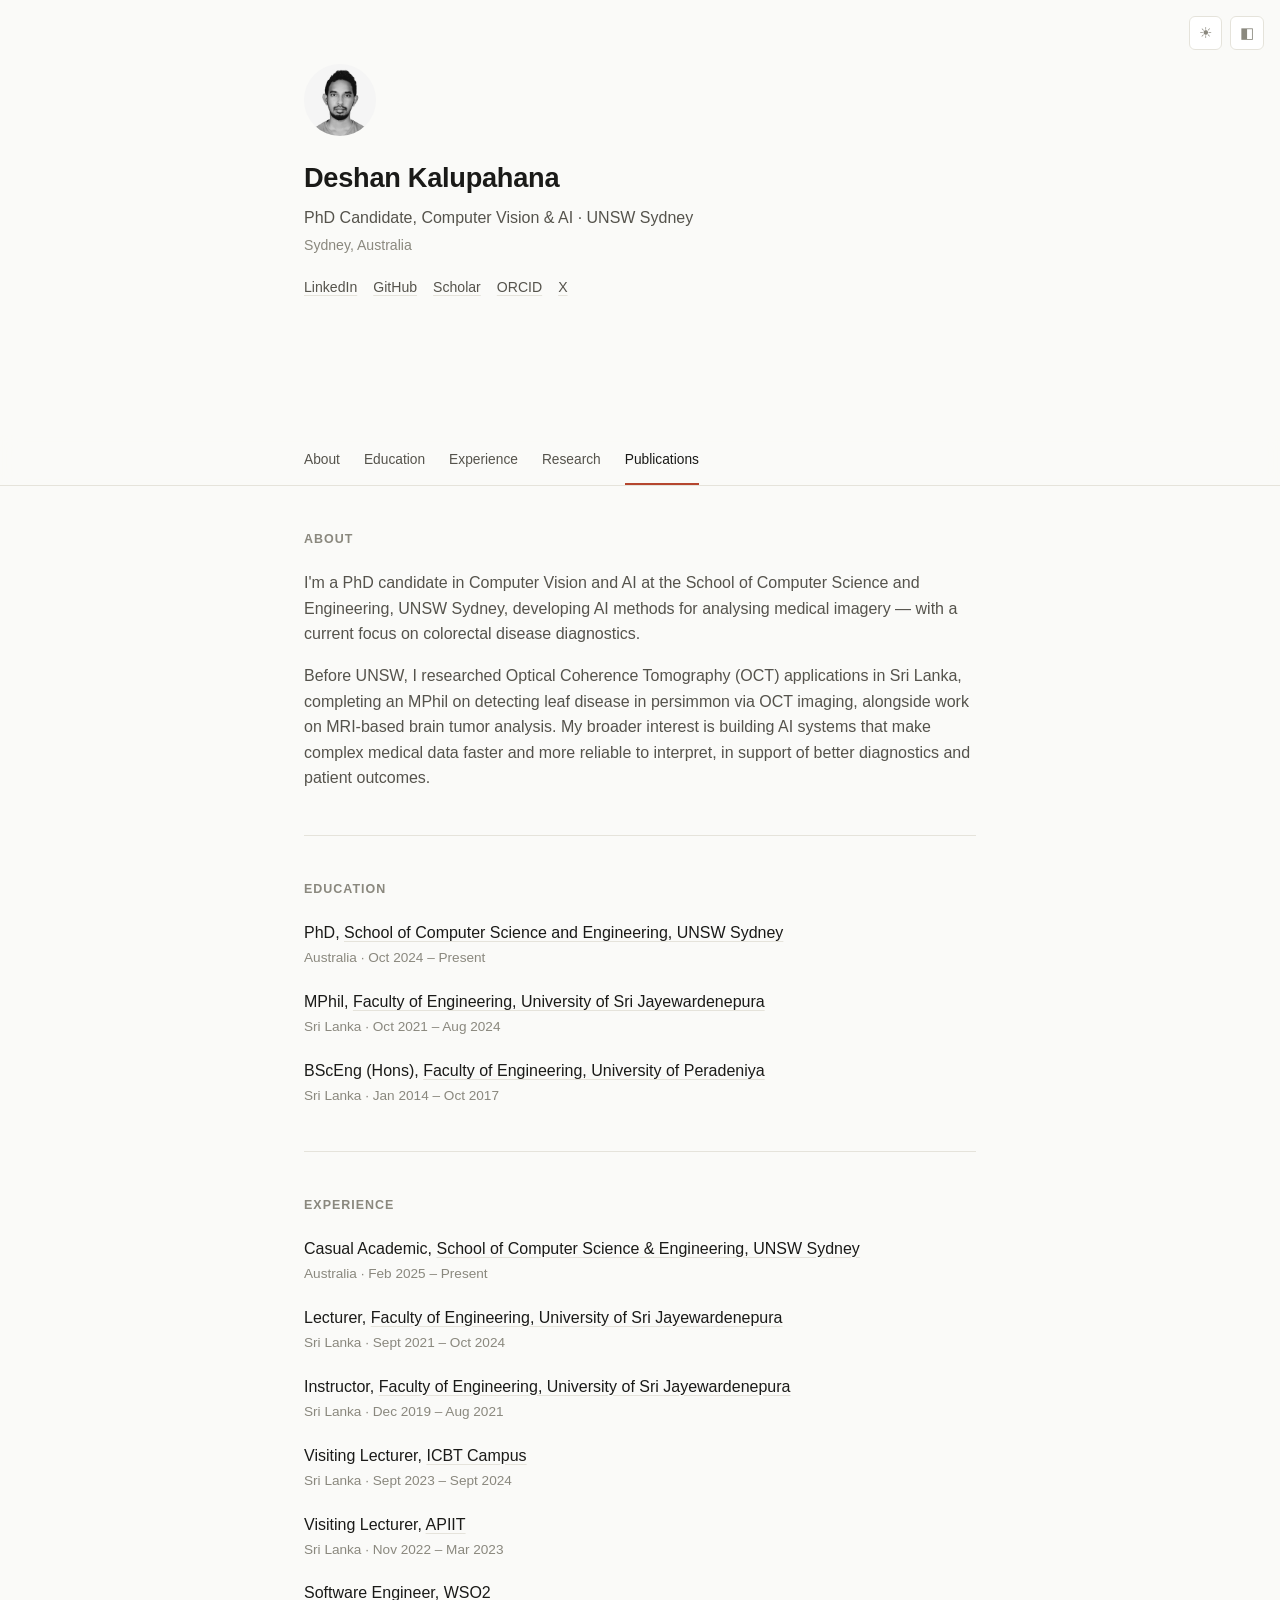
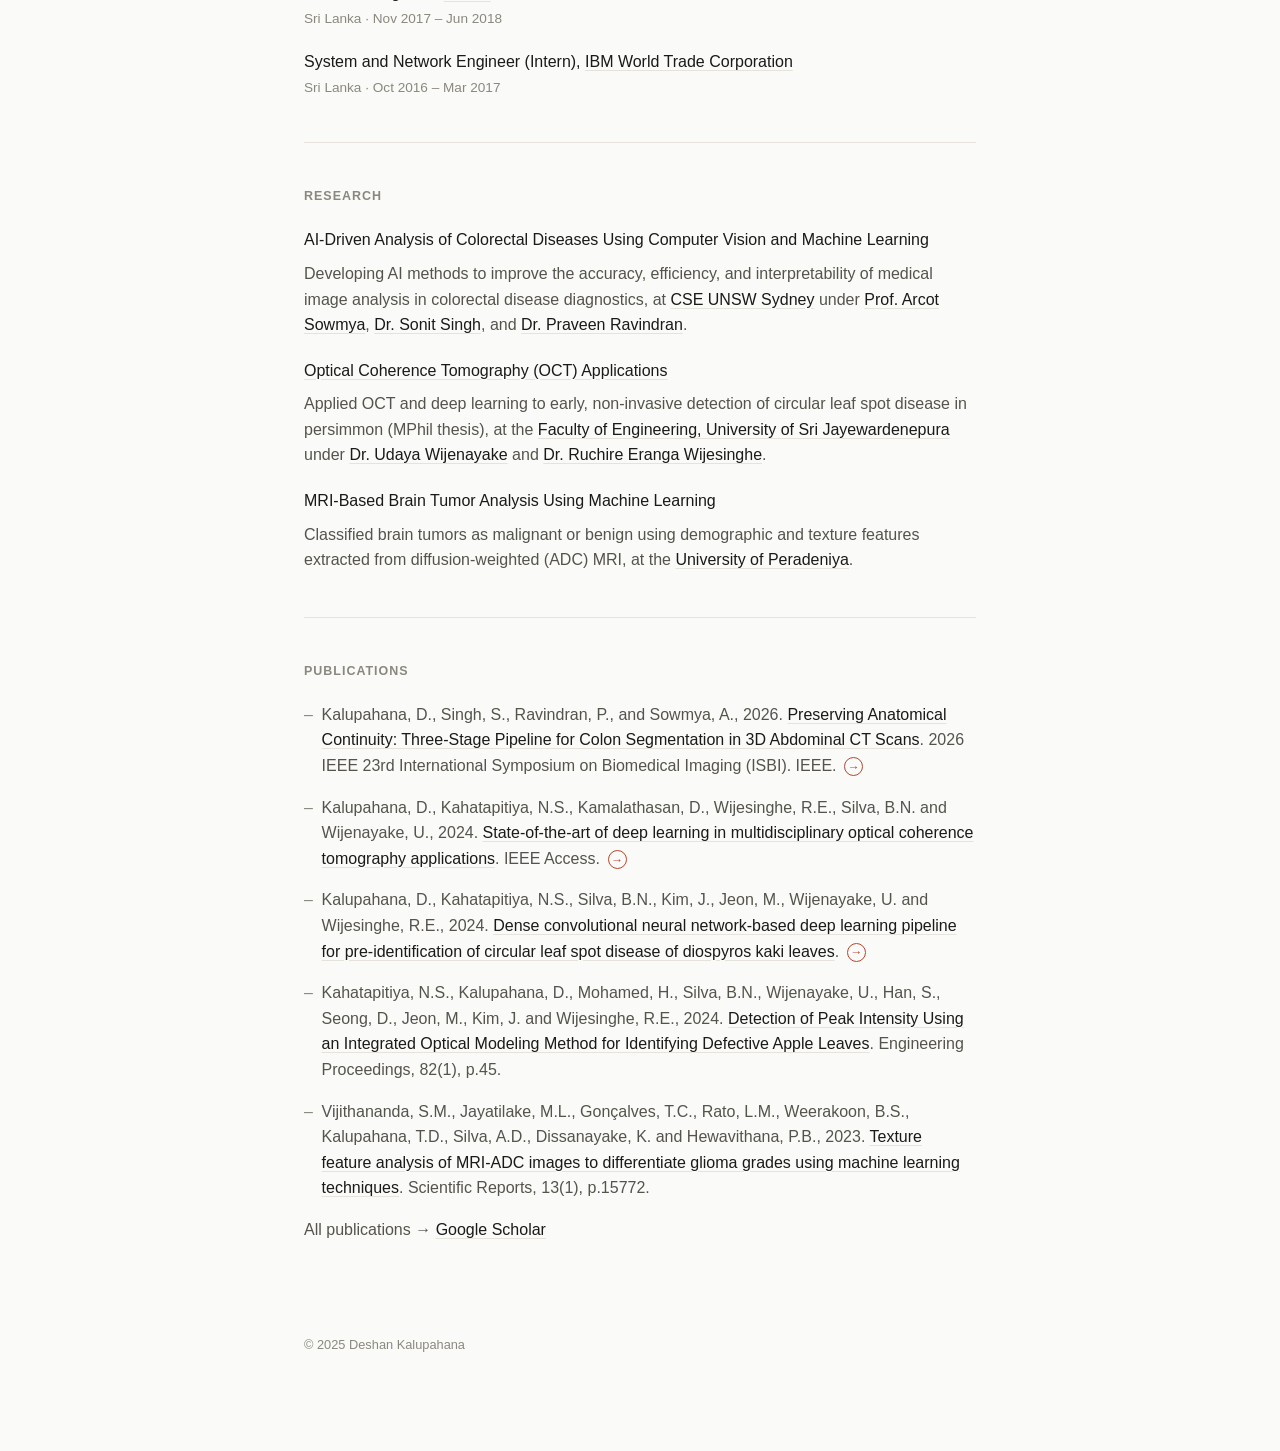
<file: index.html>
<!DOCTYPE html>
<html lang="en">
<head>
  <meta charset="UTF-8" />
  <meta name="viewport" content="width=device-width, initial-scale=1.0"/>
  <title>Deshan Kalupahana - PhD Computer Vision &amp; AI Researcher | UNSW Sydney</title>

  <!-- SEO Meta Tags -->
  <meta name="description" content="Deshan Kalupahana is a PhD candidate in Computer Vision and AI at UNSW Sydney, specializing in medical image analysis and colorectal disease research. Former lecturer and researcher with expertise in OCT, machine learning, and brain tumor analysis."/>
  <meta name="keywords" content="Deshan Kalupahana, PhD researcher, computer vision, artificial intelligence, medical imaging, colorectal diseases, UNSW Sydney, machine learning, OCT, brain tumor analysis, deep learning, medical AI"/>
  <meta name="author" content="Deshan Kalupahana"/>
  <meta name="robots" content="index, follow, max-image-preview:large"/>
  <meta name="language" content="English"/>
  <meta name="google-site-verification" content="XbaNAQeh065SX02LPiURoZ4rjeaRh0Z0gxLNS8J-SDw" />
  <link rel="canonical" href="https://deshanktd.github.io/"/>

  <!-- Open Graph / Facebook -->
  <meta property="og:type" content="website"/>
  <meta property="og:url" content="https://deshanktd.github.io/"/>
  <meta property="og:title" content="Deshan Kalupahana - PhD Computer Vision &amp; AI Researcher"/>
  <meta property="og:description" content="PhD candidate in Computer Vision and AI at UNSW Sydney, specializing in medical image analysis and colorectal disease research."/>
  <meta property="og:image" content="https://deshanktd.github.io/img/profile.jpeg"/>
  <meta property="og:site_name" content="Deshan Kalupahana - Portfolio"/>
  <meta property="og:locale" content="en_AU"/>

  <meta property="og:image:alt" content="Deshan Kalupahana, computer vision researcher at UNSW Sydney">

  <!-- Twitter -->
  <meta property="twitter:card" content="summary_large_image"/>
  <meta property="twitter:url" content="https://deshanktd.github.io/"/>
  <meta property="twitter:title" content="Deshan Kalupahana - PhD Computer Vision &amp; AI Researcher"/>
  <meta property="twitter:description" content="PhD candidate in Computer Vision and AI at UNSW Sydney, specializing in medical image analysis and colorectal disease research."/>
  <meta property="twitter:image" content="https://deshanktd.github.io/img/profile.jpeg"/>
  <meta property="twitter:creator" content="@deshanblack"/>

  <meta name="twitter:image:alt" content="Deshan Kalupahana, computer vision researcher at UNSW Sydney">

  <!-- Academic/Research specific -->
  <meta name="citation_author" content="Kalupahana, Deshan"/>
  <meta name="citation_title" content="Deshan Kalupahana - Academic Portfolio"/>
  <meta name="DC.creator" content="Deshan Kalupahana"/>
  <meta name="DC.subject" content="Computer Vision, Artificial Intelligence, Medical Imaging"/>

  <!-- Structured Data for Person Schema -->
  <script type="application/ld+json">
  {
    "@context": "https://schema.org",
    "@type": "Person",
    "name": "Deshan Kalupahana",
    "jobTitle": "PhD Candidate",
    "affiliation": {
      "@type": "Organization",
      "name": "University of New South Wales",
      "sameAs": "https://www.unsw.edu.au/"
    },
    "alumniOf": [
      {
        "@type": "Organization",
        "name": "University of Sri Jayewardenepura",
        "sameAs": "https://eng.sjp.ac.lk/"
      },
      {
        "@type": "Organization",
        "name": "University of Peradeniya",
        "sameAs": "https://eng.pdn.ac.lk/"
      }
    ],
    "knowsAbout": ["Computer Vision", "Artificial Intelligence", "Medical Imaging", "Machine Learning", "Deep Learning", "Colorectal Disease Analysis", "Optical Coherence Tomography"],
    "url": "https://deshanktd.github.io/",
    "sameAs": [
      "https://www.linkedin.com/in/deshankalupahana/",
      "https://github.com/DeshanKTD",
      "https://scholar.google.com/citations?user=pLL8jPgAAAAJ",
      "https://orcid.org/0000-0001-7466-8108",
      "https://twitter.com/deshanblack"
    ],
    "image": "https://deshanktd.github.io/img/profile.jpeg",
    "description": "PhD candidate in Computer Vision and AI at UNSW Sydney, specializing in medical image analysis and colorectal disease research."
  }
  </script>

  <link rel="stylesheet" href="css/minimal.css">
  <script src="js/theme.js"></script>
</head>
<body>
  <div class="top-controls">
    <button type="button" id="theme-toggle" class="icon-btn theme-toggle" title="Toggle light/dark theme" aria-label="Toggle light/dark theme">
      <span class="icon-sun" aria-hidden="true">☀</span>
      <span class="icon-moon" aria-hidden="true">☾</span>
    </button>
    <a href="matrix.html" class="icon-btn glitch-icon" title="Enter terminal mode" aria-label="Enter terminal mode">
      <span aria-hidden="true">◧</span>
    </a>
  </div>
  <div class="page">
    <header class="header">
      <img class="avatar" src="img/profile.jpeg" alt="Deshan Kalupahana - PhD Computer Vision Researcher at UNSW Sydney">
      <div>
        <h1>Deshan Kalupahana</h1>
        <p class="role">PhD Candidate, Computer Vision &amp; AI &middot; UNSW Sydney</p>
        <p class="location">Sydney, Australia</p>
      </div>
      <div class="contact-links">
        <a href="https://www.linkedin.com/in/deshankalupahana/">LinkedIn</a>
        <a href="https://github.com/DeshanKTD">GitHub</a>
        <a href="https://scholar.google.com/citations?user=pLL8jPgAAAAJ&amp;hl=en">Scholar</a>
        <a href="https://orcid.org/0000-0001-7466-8108">ORCID</a>
        <a href="https://twitter.com/deshanblack">X</a>
      </div>
    </header>
  </div>

  <nav class="site-nav" aria-label="Section navigation">
    <ul>
      <li><a href="#about">About</a></li>
      <li><a href="#education">Education</a></li>
      <li><a href="#experience">Experience</a></li>
      <li><a href="#research">Research</a></li>
      <li><a href="#publications">Publications</a></li>
    </ul>
  </nav>

  <main class="page">
    <section id="about" aria-labelledby="about-heading">
      <h2 id="about-heading">About</h2>
      <p>I'm a PhD candidate in Computer Vision and AI at the School of Computer Science and Engineering, UNSW Sydney, developing AI methods for analysing medical imagery &mdash; with a current focus on colorectal disease diagnostics.</p>
      <p>Before UNSW, I researched Optical Coherence Tomography (OCT) applications in Sri Lanka, completing an MPhil on detecting leaf disease in persimmon via OCT imaging, alongside work on MRI-based brain tumor analysis. My broader interest is building AI systems that make complex medical data faster and more reliable to interpret, in support of better diagnostics and patient outcomes.</p>
    </section>

    <section id="education" aria-labelledby="education-heading">
      <h2 id="education-heading">Education</h2>
      <div class="entry">
        <span class="entry-title">PhD, <a href="https://www.unsw.edu.au/engineering/our-schools/computer-science-and-engineering">School of Computer Science and Engineering, UNSW Sydney</a></span>
        <span class="entry-meta">Australia &middot; Oct 2024 &ndash; Present</span>
      </div>
      <div class="entry">
        <span class="entry-title">MPhil, <a href="https://eng.sjp.ac.lk/">Faculty of Engineering, University of Sri Jayewardenepura</a></span>
        <span class="entry-meta">Sri Lanka &middot; Oct 2021 &ndash; Aug 2024</span>
      </div>
      <div class="entry">
        <span class="entry-title">BScEng (Hons), <a href="https://eng.pdn.ac.lk/">Faculty of Engineering, University of Peradeniya</a></span>
        <span class="entry-meta">Sri Lanka &middot; Jan 2014 &ndash; Oct 2017</span>
      </div>
    </section>

    <section id="experience" aria-labelledby="experience-heading">
      <h2 id="experience-heading">Experience</h2>
      <div class="entry">
        <span class="entry-title">Casual Academic, <a href="https://www.unsw.edu.au/engineering/our-schools/computer-science-and-engineering">School of Computer Science &amp; Engineering, UNSW Sydney</a></span>
        <span class="entry-meta">Australia &middot; Feb 2025 &ndash; Present</span>
      </div>
      <div class="entry">
        <span class="entry-title">Lecturer, <a href="https://eng.sjp.ac.lk/">Faculty of Engineering, University of Sri Jayewardenepura</a></span>
        <span class="entry-meta">Sri Lanka &middot; Sept 2021 &ndash; Oct 2024</span>
      </div>
      <div class="entry">
        <span class="entry-title">Instructor, <a href="https://eng.sjp.ac.lk/">Faculty of Engineering, University of Sri Jayewardenepura</a></span>
        <span class="entry-meta">Sri Lanka &middot; Dec 2019 &ndash; Aug 2021</span>
      </div>
      <div class="entry">
        <span class="entry-title">Visiting Lecturer, <a href="https://icbt.lk/">ICBT Campus</a></span>
        <span class="entry-meta">Sri Lanka &middot; Sept 2023 &ndash; Sept 2024</span>
      </div>
      <div class="entry">
        <span class="entry-title">Visiting Lecturer, <a href="https://apiit.lk/">APIIT</a></span>
        <span class="entry-meta">Sri Lanka &middot; Nov 2022 &ndash; Mar 2023</span>
      </div>
      <div class="entry">
        <span class="entry-title">Software Engineer, <a href="https://wso2.com/">WSO2</a></span>
        <span class="entry-meta">Sri Lanka &middot; Nov 2017 &ndash; Jun 2018</span>
      </div>
      <div class="entry">
        <span class="entry-title">System and Network Engineer (Intern), <a href="https://www.ibm.com/">IBM World Trade Corporation</a></span>
        <span class="entry-meta">Sri Lanka &middot; Oct 2016 &ndash; Mar 2017</span>
      </div>
    </section>

    <section id="research" aria-labelledby="research-heading">
      <h2 id="research-heading">Research</h2>
      <div class="entry">
        <span class="entry-title">AI-Driven Analysis of Colorectal Diseases Using Computer Vision and Machine Learning</span>
        <p class="entry-desc">Developing AI methods to improve the accuracy, efficiency, and interpretability of medical image analysis in colorectal disease diagnostics, at <a href="https://www.unsw.edu.au/engineering/our-schools/computer-science-and-engineering">CSE UNSW Sydney</a> under <a href="https://research.unsw.edu.au/people/professor-arcot-sowmya">Prof. Arcot Sowmya</a>, <a href="https://research.unsw.edu.au/people/dr-sonit-singh">Dr. Sonit Singh</a>, and <a href="https://www.gastroandliver.com.au/team/praveen-ravindran/">Dr. Praveen Ravindran</a>.</p>
      </div>
      <div class="entry">
        <span class="entry-title"><a href="https://sites.google.com/view/aiai-lab-usj">Optical Coherence Tomography (OCT) Applications</a></span>
        <p class="entry-desc">Applied OCT and deep learning to early, non-invasive detection of circular leaf spot disease in persimmon (MPhil thesis), at the <a href="https://eng.sjp.ac.lk/">Faculty of Engineering, University of Sri Jayewardenepura</a> under <a href="https://sites.google.com/view/udayawijenayake/">Dr. Udaya Wijenayake</a> and <a href="https://www.sliit.lk/faculty-of-engineering/staff/eranga.w/">Dr. Ruchire Eranga Wijesinghe</a>.</p>
      </div>
      <div class="entry">
        <span class="entry-title">MRI-Based Brain Tumor Analysis Using Machine Learning</span>
        <p class="entry-desc">Classified brain tumors as malignant or benign using demographic and texture features extracted from diffusion-weighted (ADC) MRI, at the <a href="https://www.pdn.ac.lk/">University of Peradeniya</a>.</p>
      </div>
    </section>

    <section id="publications" aria-labelledby="publications-heading">
      <h2 id="publications-heading">Publications</h2>
      <ul class="pub-list">
        <li>Kalupahana, D., Singh, S., Ravindran, P., and Sowmya, A., 2026. <a href="https://ieeexplore.ieee.org/abstract/document/11515927/">Preserving Anatomical Continuity: Three-Stage Pipeline for Colon Segmentation in 3D Abdominal CT Scans</a>. 2026 IEEE 23rd International Symposium on Biomedical Imaging (ISBI). IEEE. <a class="project-link" href="publications/colon-segmentation/index.html" aria-label="Colon segmentation project page" title="Colon segmentation project page"><span aria-hidden="true">&rarr;</span></a></li>
        <li>Kalupahana, D., Kahatapitiya, N.S., Kamalathasan, D., Wijesinghe, R.E., Silva, B.N. and Wijenayake, U., 2024. <a href="https://doi.org/10.1109/ACCESS.2024.3492389">State-of-the-art of deep learning in multidisciplinary optical coherence tomography applications</a>. IEEE Access. <a class="project-link" href="publications/deep-learning-oct-review/index.html" aria-label="Deep learning OCT review project page" title="Deep learning OCT review project page"><span aria-hidden="true">&rarr;</span></a></li>
        <li>Kalupahana, D., Kahatapitiya, N.S., Silva, B.N., Kim, J., Jeon, M., Wijenayake, U. and Wijesinghe, R.E., 2024. <a href="https://doi.org/10.3390/s24165398">Dense convolutional neural network-based deep learning pipeline for pre-identification of circular leaf spot disease of diospyros kaki leaves</a>. <a class="project-link" href="publications/circular-leaf-spot-detection/index.html" aria-label="Circular leaf spot detection project page" title="Circular leaf spot detection project page"><span aria-hidden="true">&rarr;</span></a></li>
        <li>Kahatapitiya, N.S., Kalupahana, D., Mohamed, H., Silva, B.N., Wijenayake, U., Han, S., Seong, D., Jeon, M., Kim, J. and Wijesinghe, R.E., 2024. <a href="https://doi.org/10.3390/ecsa-11-20515">Detection of Peak Intensity Using an Integrated Optical Modeling Method for Identifying Defective Apple Leaves</a>. Engineering Proceedings, 82(1), p.45.</li>
        <li>Vijithananda, S.M., Jayatilake, M.L., Gon&ccedil;alves, T.C., Rato, L.M., Weerakoon, B.S., Kalupahana, T.D., Silva, A.D., Dissanayake, K. and Hewavithana, P.B., 2023. <a href="https://www.nature.com/articles/s41598-023-41353-5">Texture feature analysis of MRI-ADC images to differentiate glioma grades using machine learning techniques</a>. Scientific Reports, 13(1), p.15772.</li>
      </ul>
      <p style="margin-top: 1rem;">All publications &rarr; <a href="https://scholar.google.com.au/citations?user=pLL8jPgAAAAJ&amp;hl=en">Google Scholar</a></p>
    </section>

    <footer class="footer">
      <span>&copy; 2025 Deshan Kalupahana</span>
    </footer>
  </main>

  <script>
    // Highlight the active section link while scrolling
    document.addEventListener('DOMContentLoaded', () => {
      const links = document.querySelectorAll('.site-nav a');
      const sections = Array.from(links)
        .map(link => document.querySelector(link.getAttribute('href')))
        .filter(Boolean);

      if (!sections.length || !('IntersectionObserver' in window)) return;

      const observer = new IntersectionObserver((entries) => {
        entries.forEach(entry => {
          if (!entry.isIntersecting) return;
          links.forEach(link => link.classList.remove('active'));
          const activeLink = document.querySelector(`.site-nav a[href="#${entry.target.id}"]`);
          if (activeLink) activeLink.classList.add('active');
        });
      }, { rootMargin: '-45% 0px -50% 0px' });

      sections.forEach(section => observer.observe(section));
    });

  </script>
</body>
</html>
</file>
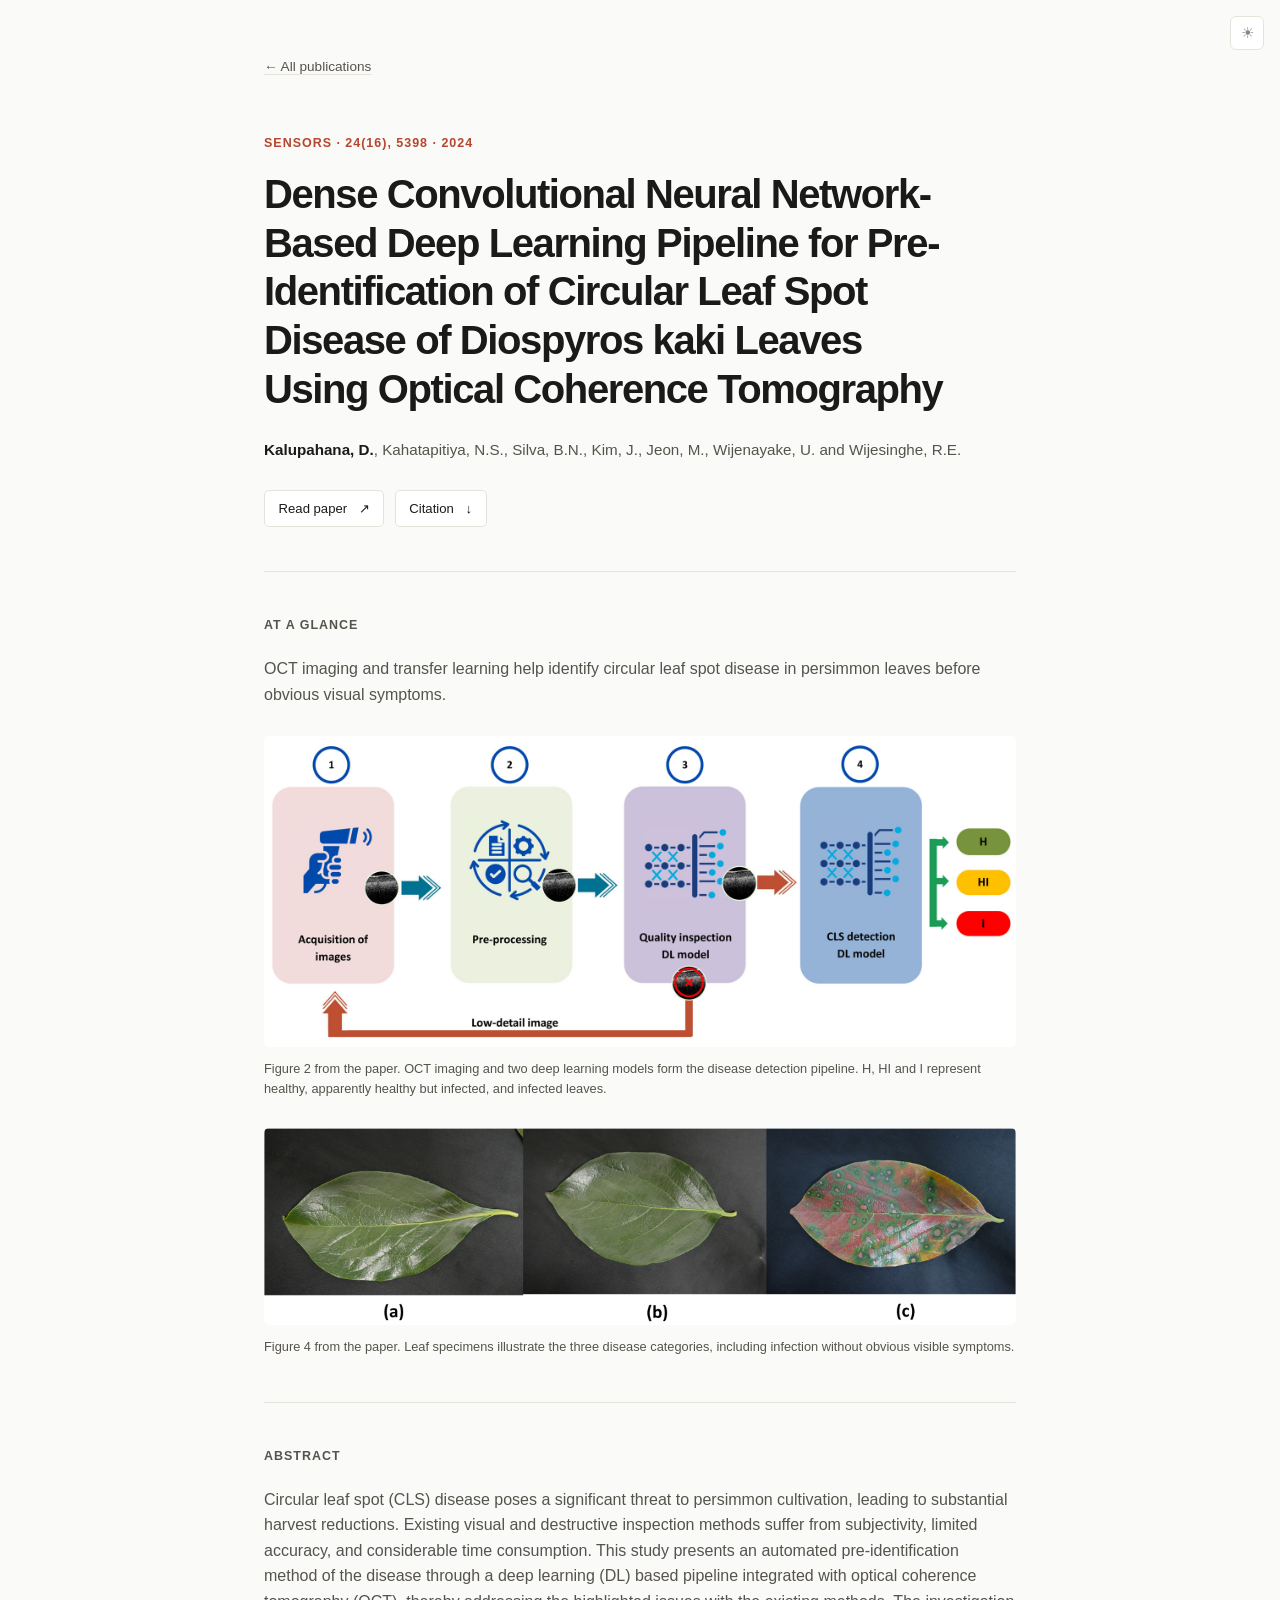
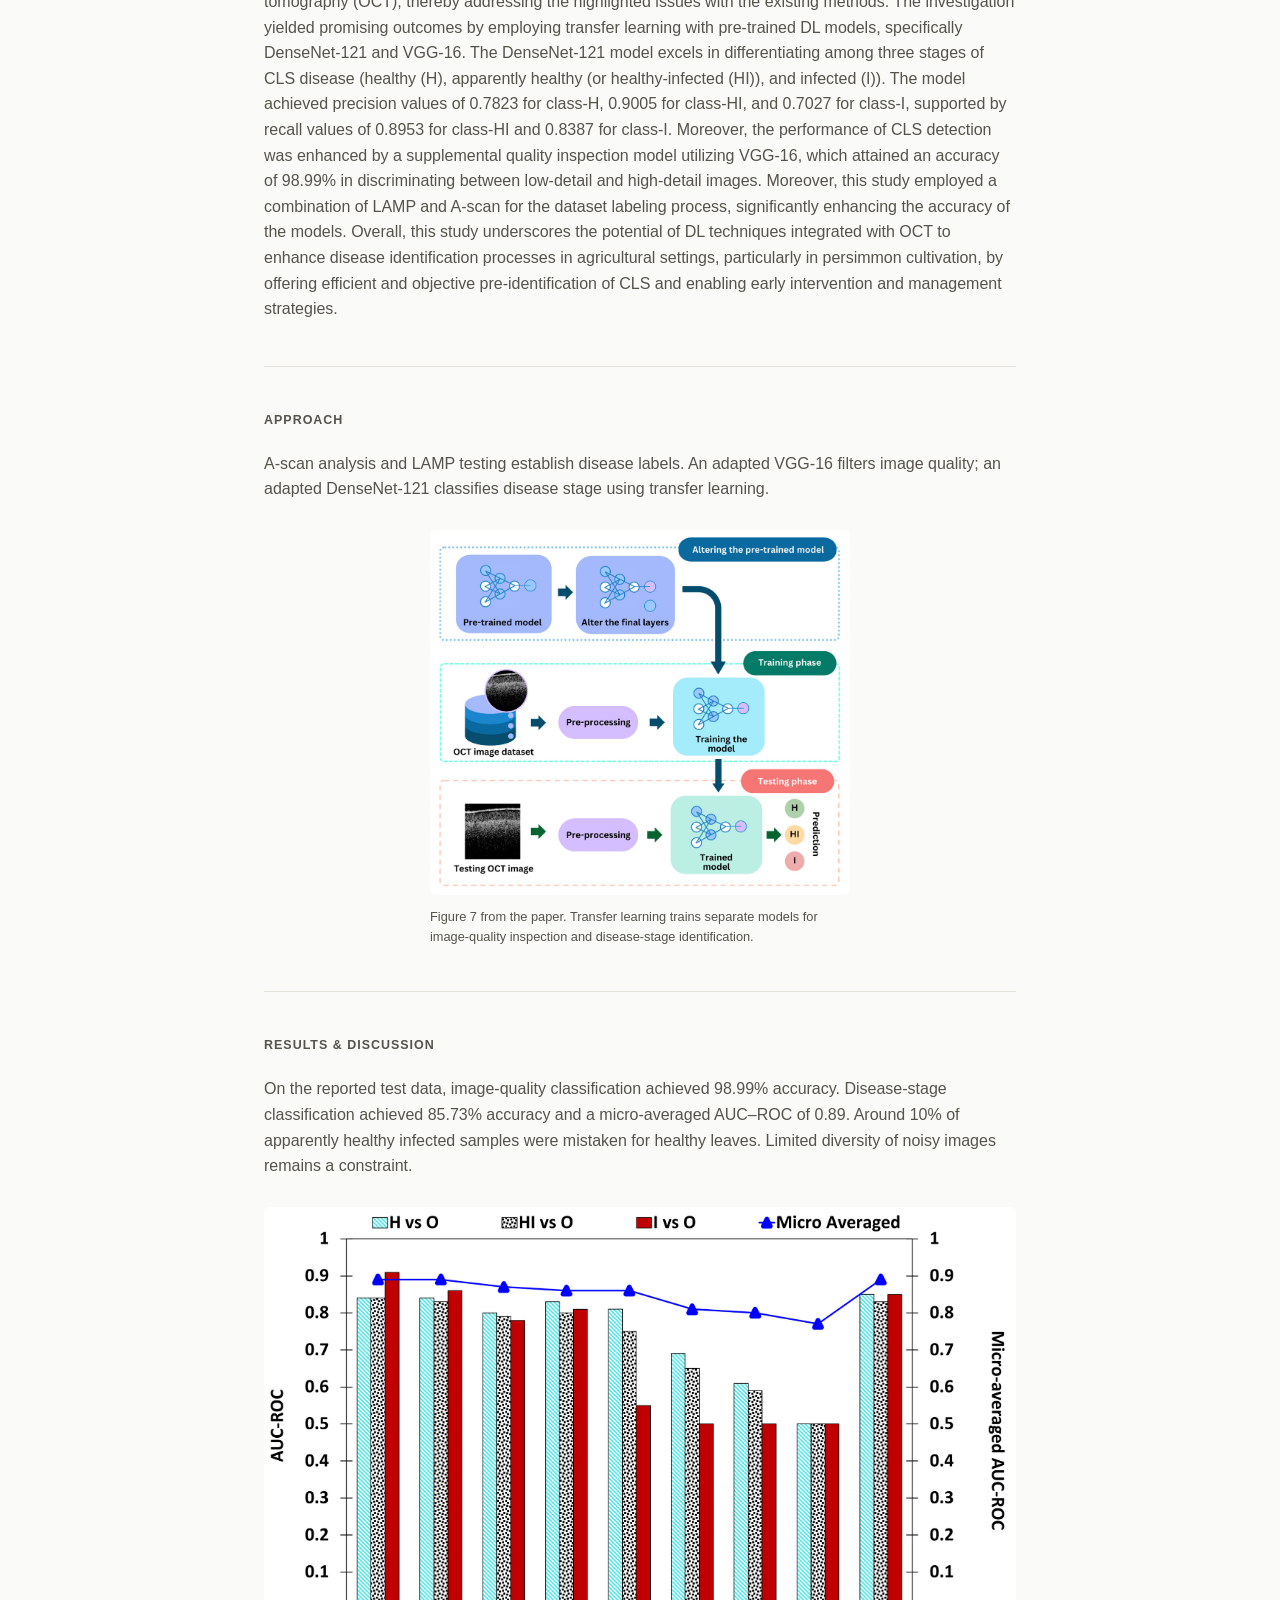
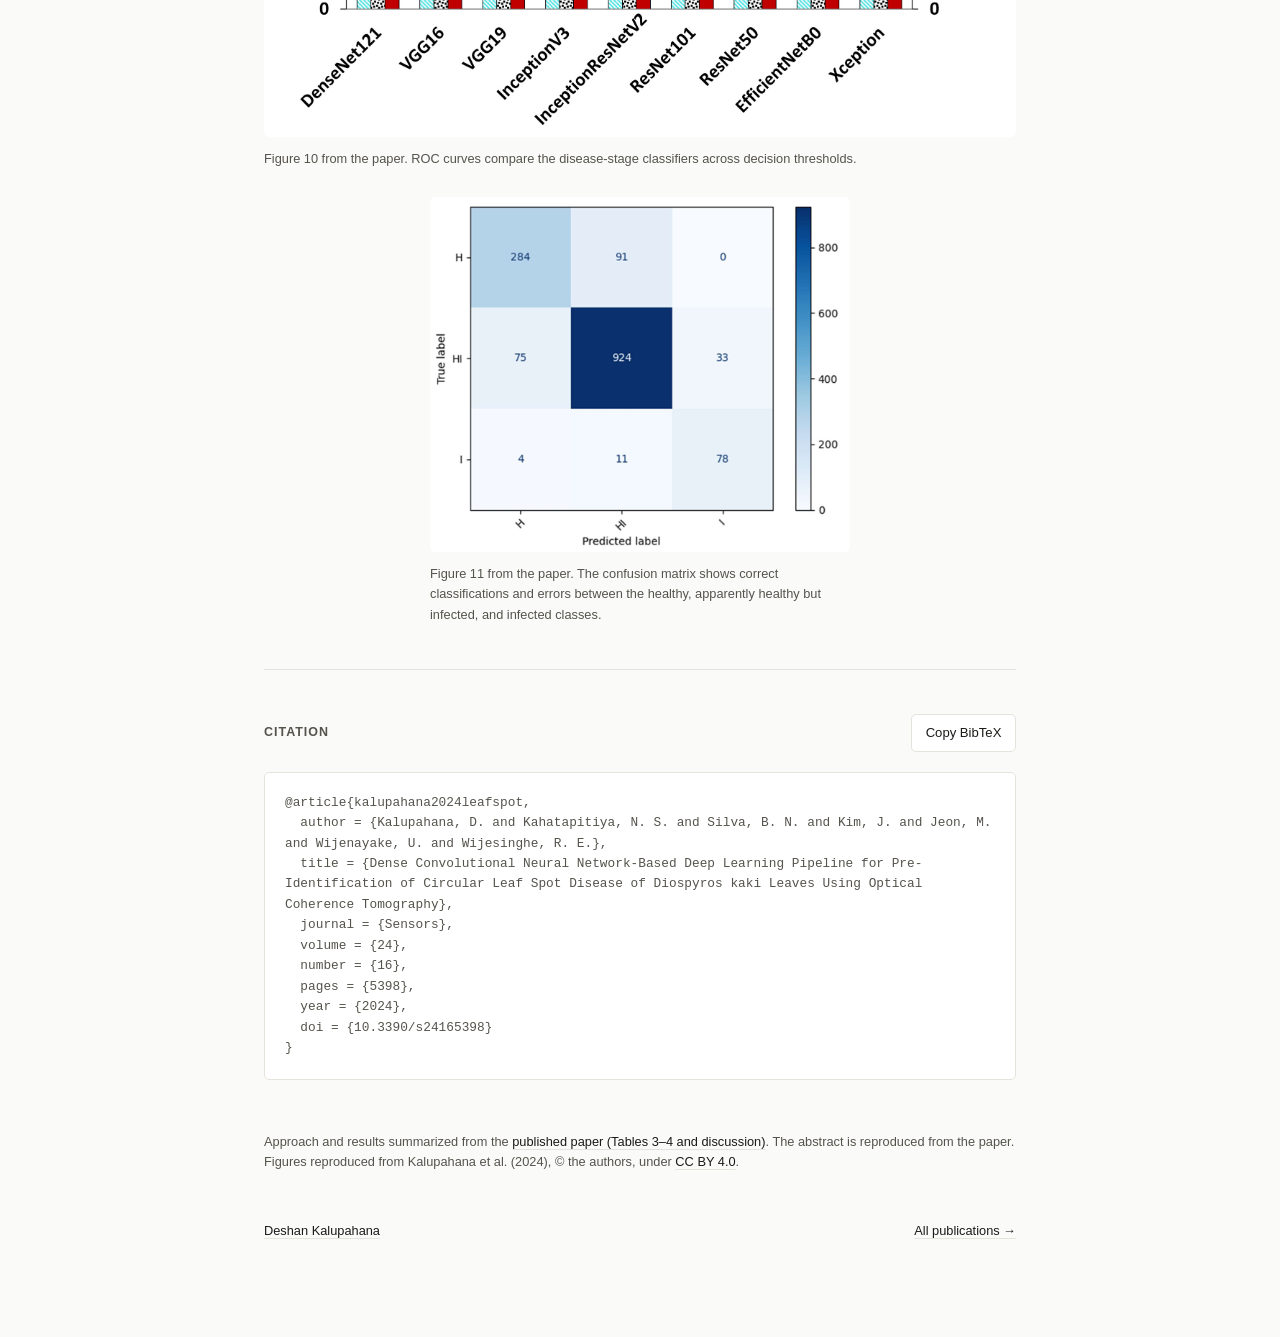
<file: publications/circular-leaf-spot-detection/index.html>
<!DOCTYPE html>
<html lang="en">
<head>
  <meta charset="UTF-8">
  <meta name="viewport" content="width=device-width, initial-scale=1.0">
  <title>Dense Convolutional Neural Network-Based Deep Learning Pipeline for Pre-Identification of Circular Leaf Spot Disease of Diospyros kaki Leaves Using Optical Coherence Tomography | Deshan Kalupahana</title>
  <meta name="description" content="OCT imaging, VGG-16, and DenseNet-121 support early circular leaf spot detection in persimmon leaves before visible symptoms.">
  <link rel="canonical" href="https://deshanktd.github.io/publications/circular-leaf-spot-detection/">
  <meta name="author" content="Deshan Kalupahana">
  <meta name="robots" content="index, follow, max-image-preview:large">
  <meta property="og:type" content="article">
  <meta property="og:site_name" content="Deshan Kalupahana">
  <meta property="og:locale" content="en_AU">
  <meta property="og:url" content="https://deshanktd.github.io/publications/circular-leaf-spot-detection/">
  <meta property="og:title" content="Dense Convolutional Neural Network-Based Deep Learning Pipeline for Pre-Identification of Circular Leaf Spot Disease of Diospyros kaki Leaves Using Optical Coherence Tomography">
  <meta property="og:description" content="OCT imaging, VGG-16, and DenseNet-121 support early circular leaf spot detection in persimmon leaves before visible symptoms.">
  <meta property="og:image" content="https://deshanktd.github.io/publications/circular-leaf-spot-detection/assets/figure-02-detection-pipeline.jpeg">
  <meta property="og:image:alt" content="Pipeline from OCT acquisition and preprocessing to image-quality screening and disease-stage classification.">
  <meta name="twitter:card" content="summary_large_image">
  <meta name="twitter:title" content="Dense Convolutional Neural Network-Based Deep Learning Pipeline for Pre-Identification of Circular Leaf Spot Disease of Diospyros kaki Leaves Using Optical Coherence Tomography">
  <meta name="twitter:description" content="OCT imaging, VGG-16, and DenseNet-121 support early circular leaf spot detection in persimmon leaves before visible symptoms.">
  <meta name="twitter:image" content="https://deshanktd.github.io/publications/circular-leaf-spot-detection/assets/figure-02-detection-pipeline.jpeg">
  <meta name="twitter:image:alt" content="Pipeline from OCT acquisition and preprocessing to image-quality screening and disease-stage classification.">
  <meta name="citation_title" content="Dense Convolutional Neural Network-Based Deep Learning Pipeline for Pre-Identification of Circular Leaf Spot Disease of Diospyros kaki Leaves Using Optical Coherence Tomography">
  <meta name="citation_author" content="Kalupahana, D.">
  <meta name="citation_author" content="Kahatapitiya, N. S.">
  <meta name="citation_author" content="Silva, B. N.">
  <meta name="citation_author" content="Kim, J.">
  <meta name="citation_author" content="Jeon, M.">
  <meta name="citation_author" content="Wijenayake, U.">
  <meta name="citation_author" content="Wijesinghe, R. E.">
  <meta name="citation_publication_date" content="2024">
  <meta name="citation_doi" content="10.3390/s24165398">
  <meta name="citation_journal_title" content="Sensors">
  <meta name="citation_volume" content="24">
  <meta name="citation_issue" content="16">
  <meta name="citation_firstpage" content="5398">
  <script type="application/ld+json">
{
  "@context": "https://schema.org",
  "@type": "ScholarlyArticle",
  "@id": "https://deshanktd.github.io/publications/circular-leaf-spot-detection/#article",
  "url": "https://deshanktd.github.io/publications/circular-leaf-spot-detection/",
  "headline": "Dense Convolutional Neural Network-Based Deep Learning Pipeline for Pre-Identification of Circular Leaf Spot Disease of Diospyros kaki Leaves Using Optical Coherence Tomography",
  "description": "OCT imaging, VGG-16, and DenseNet-121 support early circular leaf spot detection in persimmon leaves before visible symptoms.",
  "abstract": "Circular leaf spot (CLS) disease poses a significant threat to persimmon cultivation, leading to substantial harvest reductions. Existing visual and destructive inspection methods suffer from subjectivity, limited accuracy, and considerable time consumption. This study presents an automated pre-identification method of the disease through a deep learning (DL) based pipeline integrated with optical coherence tomography (OCT), thereby addressing the highlighted issues with the existing methods. The investigation yielded promising outcomes by employing transfer learning with pre-trained DL models, specifically DenseNet-121 and VGG-16. The DenseNet-121 model excels in differentiating among three stages of CLS disease (healthy (H), apparently healthy (or healthy-infected (HI)), and infected (I)). The model achieved precision values of 0.7823 for class-H, 0.9005 for class-HI, and 0.7027 for class-I, supported by recall values of 0.8953 for class-HI and 0.8387 for class-I. Moreover, the performance of CLS detection was enhanced by a supplemental quality inspection model utilizing VGG-16, which attained an accuracy of 98.99% in discriminating between low-detail and high-detail images. Moreover, this study employed a combination of LAMP and A-scan for the dataset labeling process, significantly enhancing the accuracy of the models. Overall, this study underscores the potential of DL techniques integrated with OCT to enhance disease identification processes in agricultural settings, particularly in persimmon cultivation, by offering efficient and objective pre-identification of CLS and enabling early intervention and management strategies.",
  "author": [
    {
      "@type": "Person",
      "name": "Kalupahana, D."
    },
    {
      "@type": "Person",
      "name": "Kahatapitiya, N. S."
    },
    {
      "@type": "Person",
      "name": "Silva, B. N."
    },
    {
      "@type": "Person",
      "name": "Kim, J."
    },
    {
      "@type": "Person",
      "name": "Jeon, M."
    },
    {
      "@type": "Person",
      "name": "Wijenayake, U."
    },
    {
      "@type": "Person",
      "name": "Wijesinghe, R. E."
    }
  ],
  "datePublished": "2024",
  "inLanguage": "en",
  "image": "https://deshanktd.github.io/publications/circular-leaf-spot-detection/assets/figure-02-detection-pipeline.jpeg",
  "identifier": {
    "@type": "PropertyValue",
    "propertyID": "DOI",
    "value": "10.3390/s24165398"
  },
  "sameAs": "https://doi.org/10.3390/s24165398",
  "isPartOf": {
    "@type": "PublicationIssue",
    "name": "Sensors"
  }
}
  </script>
  <script src="../../js/theme.js"></script>
  <link rel="stylesheet" href="../../css/minimal.css">
  <link rel="stylesheet" href="../../css/publication.css">
  <script src="../../js/publication.js" defer></script>
</head>
<body>
  <a class="skip-link" href="#overview">Skip to content</a>
  <div class="top-controls">
    <button type="button" id="theme-toggle" class="icon-btn theme-toggle" title="Toggle light/dark theme" aria-label="Toggle light/dark theme">
      <span class="icon-sun" aria-hidden="true">☀</span>
      <span class="icon-moon" aria-hidden="true">☾</span>
    </button>
  </div>
  <main class="page publication-page">
    <nav class="back-nav" aria-label="Back to portfolio"><a href="../../index.html#publications">&larr; All publications</a></nav>
    <header class="publication-header">
      <p class="publication-meta">Sensors · 24(16), 5398 · 2024</p>
      <h1>Dense Convolutional Neural Network-Based Deep Learning Pipeline for Pre-Identification of Circular Leaf Spot Disease of Diospyros kaki Leaves Using Optical Coherence Tomography</h1>
      <p class="authors"><strong>Kalupahana, D.</strong>, Kahatapitiya, N.S., Silva, B.N., Kim, J., Jeon, M., Wijenayake, U. and Wijesinghe, R.E.</p>
      <!-- TODO: Add author affiliations here if desired. -->
      <div class="resource-links" aria-label="Publication resources">
        <a class="resource-link" href="https://doi.org/10.3390/s24165398">Read paper <span aria-hidden="true">↗</span></a>
        <a class="resource-link" href="#citation">Citation <span aria-hidden="true">↓</span></a>
        <!-- TODO: Add links for code, data, slides or a poster when available:
        <a class="resource-link" href="YOUR_RESOURCE_URL">Code ↗</a>
        -->
      </div>
    </header>
    <section id="overview" aria-labelledby="overview-heading">
      <h2 id="overview-heading">At a glance</h2>
      <p>OCT imaging and transfer learning help identify circular leaf spot disease in persimmon leaves before obvious visual symptoms.</p>
      <figure>
        <img src="assets/figure-02-detection-pipeline.jpeg" alt="Pipeline from OCT acquisition and preprocessing to image-quality screening and disease-stage classification." width="1778" height="736" loading="eager" decoding="async">
        <figcaption>Figure 2 from the paper. OCT imaging and two deep learning models form the disease detection pipeline. H, HI and I represent healthy, apparently healthy but infected, and infected leaves.</figcaption>
      </figure>
      <figure>
        <img src="assets/figure-04-persimmon-leaf-samples.jpeg" alt="Persimmon leaves from a healthy tree, a healthy-looking leaf from an infected tree, and an infected leaf." width="2182" height="573" loading="lazy" decoding="async">
        <figcaption>Figure 4 from the paper. Leaf specimens illustrate the three disease categories, including infection without obvious visible symptoms.</figcaption>
      </figure>
    </section>
    <section id="abstract" aria-labelledby="abstract-heading">
      <h2 id="abstract-heading">Abstract</h2>
      <p>Circular leaf spot (CLS) disease poses a significant threat to persimmon cultivation, leading to substantial harvest reductions. Existing visual and destructive inspection methods suffer from subjectivity, limited accuracy, and considerable time consumption. This study presents an automated pre-identification method of the disease through a deep learning (DL) based pipeline integrated with optical coherence tomography (OCT), thereby addressing the highlighted issues with the existing methods. The investigation yielded promising outcomes by employing transfer learning with pre-trained DL models, specifically DenseNet-121 and VGG-16. The DenseNet-121 model excels in differentiating among three stages of CLS disease (healthy (H), apparently healthy (or healthy-infected (HI)), and infected (I)). The model achieved precision values of 0.7823 for class-H, 0.9005 for class-HI, and 0.7027 for class-I, supported by recall values of 0.8953 for class-HI and 0.8387 for class-I. Moreover, the performance of CLS detection was enhanced by a supplemental quality inspection model utilizing VGG-16, which attained an accuracy of 98.99% in discriminating between low-detail and high-detail images. Moreover, this study employed a combination of LAMP and A-scan for the dataset labeling process, significantly enhancing the accuracy of the models. Overall, this study underscores the potential of DL techniques integrated with OCT to enhance disease identification processes in agricultural settings, particularly in persimmon cultivation, by offering efficient and objective pre-identification of CLS and enabling early intervention and management strategies.</p>
    </section>
    <section id="method" aria-labelledby="method-heading">
      <h2 id="method-heading">Approach</h2>
      <p>A-scan analysis and LAMP testing establish disease labels. An adapted VGG-16 filters image quality; an adapted DenseNet-121 classifies disease stage using transfer learning.</p>
      <figure style="max-width: 420px; margin-inline: auto;">
        <img src="assets/figure-07-transfer-learning-process.jpeg" alt="Transfer learning workflow for training the image-quality and circular leaf spot classification models." width="1137" height="987" loading="lazy" decoding="async">
        <figcaption>Figure 7 from the paper. Transfer learning trains separate models for image-quality inspection and disease-stage identification.</figcaption>
      </figure>
    </section>
    <section id="results" aria-labelledby="results-heading">
      <h2 id="results-heading">Results &amp; discussion</h2>
      <p>On the reported test data, image-quality classification achieved 98.99% accuracy. Disease-stage classification achieved 85.73% accuracy and a micro-averaged AUC–ROC of 0.89. Around 10% of apparently healthy infected samples were mistaken for healthy leaves. Limited diversity of noisy images remains a constraint.</p>
      <figure>
        <img src="assets/figure-10-roc-curves.jpeg" alt="ROC curves comparing deep learning models for classification of circular leaf spot disease stages." width="2091" height="1473" loading="lazy" decoding="async">
        <figcaption>Figure 10 from the paper. ROC curves compare the disease-stage classifiers across decision thresholds.</figcaption>
      </figure>
      <figure style="max-width: 420px; margin-inline: auto;">
        <img src="assets/figure-11-confusion-matrix.jpeg" alt="Confusion matrix for the best disease-stage classification model, comparing predicted and reference labels." width="1102" height="931" loading="lazy" decoding="async">
        <figcaption>Figure 11 from the paper. The confusion matrix shows correct classifications and errors between the healthy, apparently healthy but infected, and infected classes.</figcaption>
      </figure>
    </section>
    <section id="citation" aria-labelledby="citation-heading">
      <div class="section-heading"><h2 id="citation-heading">Citation</h2><button class="copy-button" type="button" hidden>Copy BibTeX</button></div>
      <pre class="citation-block"><code>@article{kalupahana2024leafspot,
  author = {Kalupahana, D. and Kahatapitiya, N. S. and Silva, B. N. and Kim, J. and Jeon, M. and Wijenayake, U. and Wijesinghe, R. E.},
  title = {Dense Convolutional Neural Network-Based Deep Learning Pipeline for Pre-Identification of Circular Leaf Spot Disease of Diospyros kaki Leaves Using Optical Coherence Tomography},
  journal = {Sensors},
  volume = {24},
  number = {16},
  pages = {5398},
  year = {2024},
  doi = {10.3390/s24165398}
}</code></pre>
      <p class="copy-status" role="status" aria-live="polite"></p>
    </section>
    <p class="source-note">Approach and results summarized from the <a href="https://www.mdpi.com/1424-8220/24/16/5398">published paper (Tables 3–4 and discussion)</a>. The abstract is reproduced from the paper. Figures reproduced from Kalupahana et al. (2024), © the authors, under <a href="https://creativecommons.org/licenses/by/4.0/">CC BY 4.0</a>.</p>
    <footer class="footer"><a href="../../index.html">Deshan Kalupahana</a><a href="../../index.html#publications">All publications &rarr;</a></footer>
  </main>
</body>
</html>
</file>
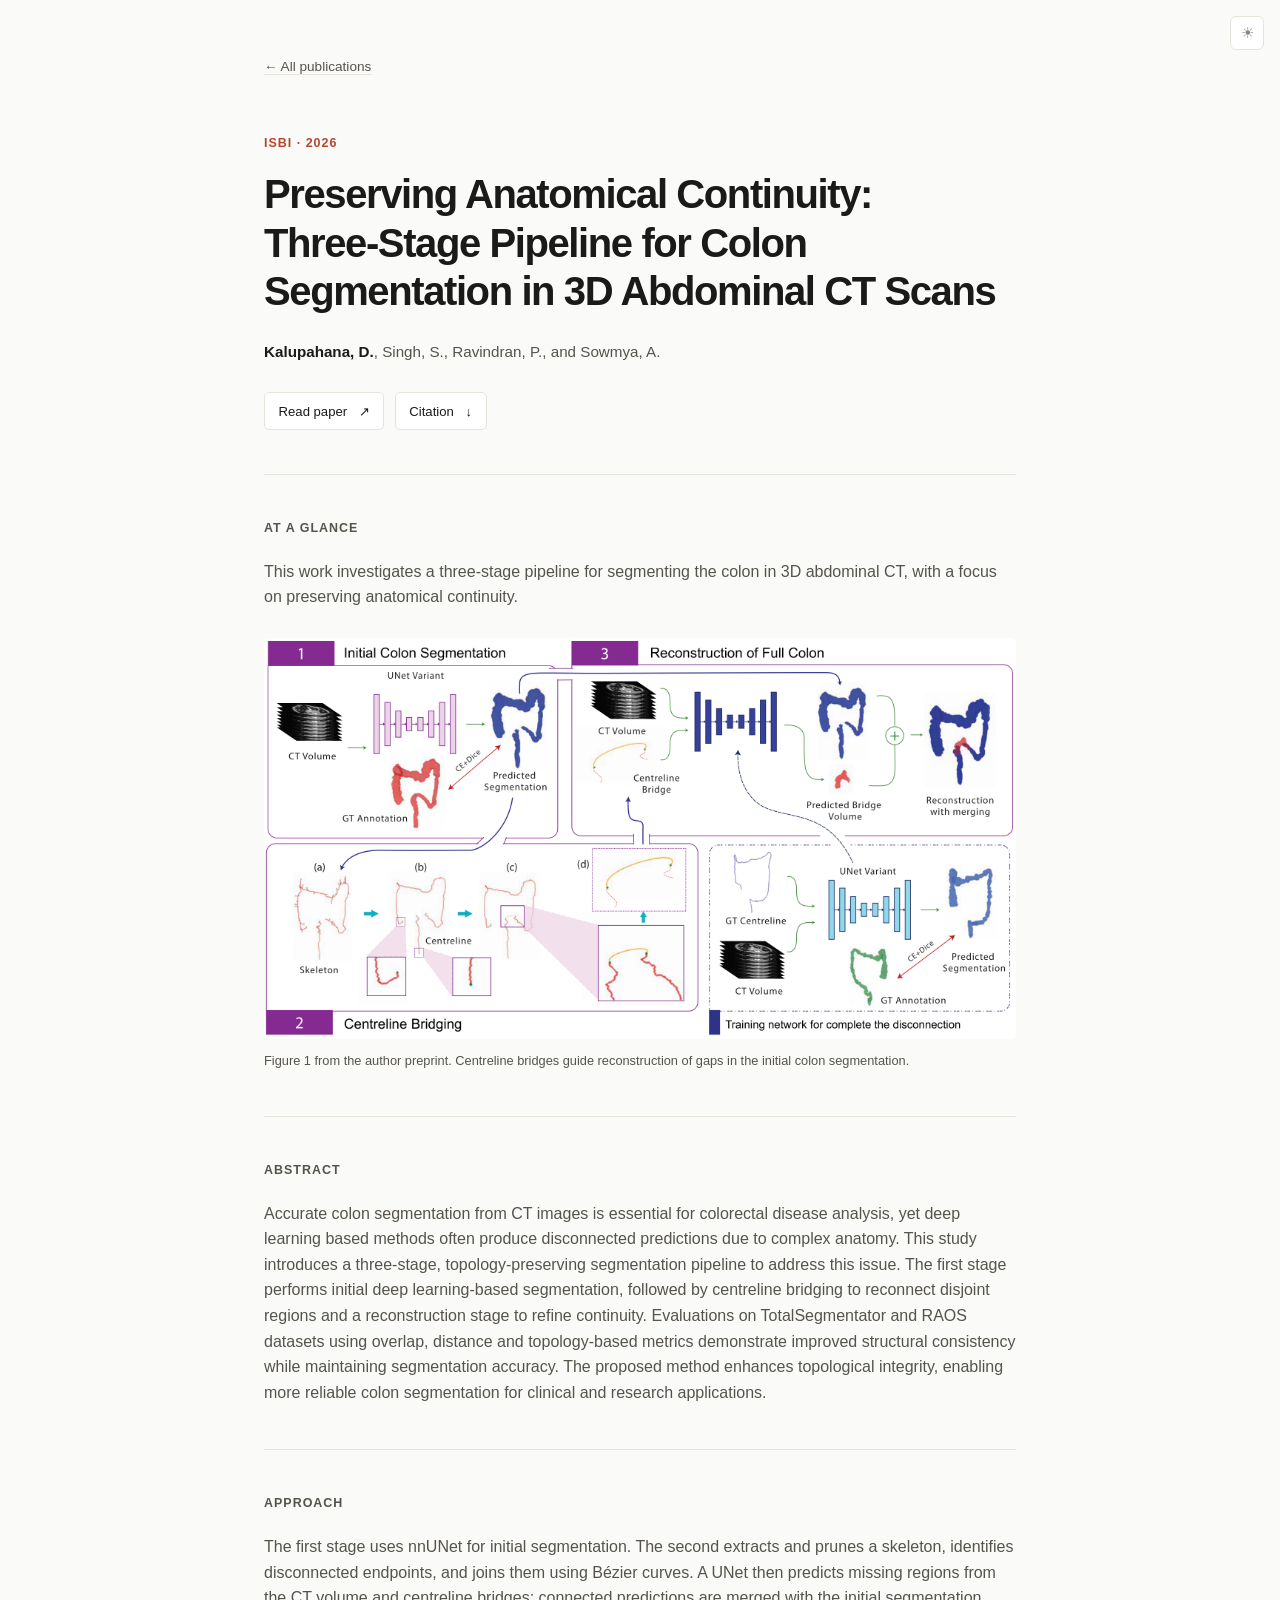
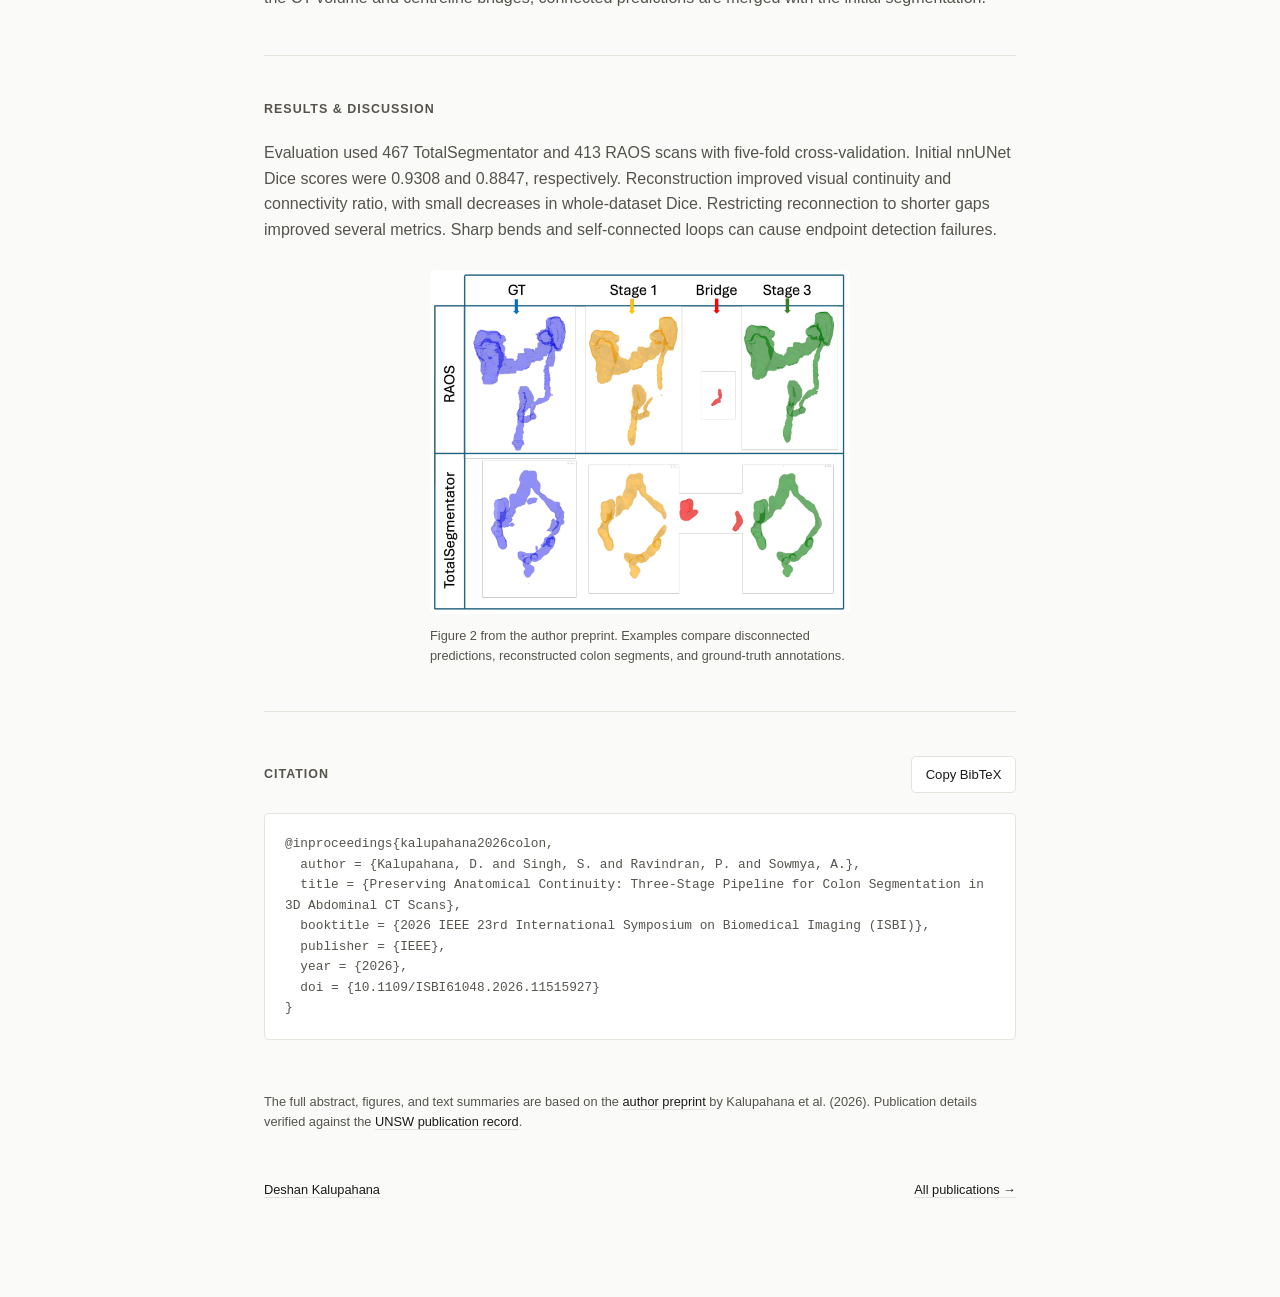
<file: publications/colon-segmentation/index.html>
<!DOCTYPE html>
<html lang="en">
<head>
  <meta charset="UTF-8">
  <meta name="viewport" content="width=device-width, initial-scale=1.0">
  <title>Preserving Anatomical Continuity: Three-Stage Pipeline for Colon Segmentation in 3D Abdominal CT Scans | Deshan Kalupahana</title>
  <meta name="description" content="A three-stage colon segmentation pipeline uses centreline bridging and reconstruction to preserve anatomical continuity in 3D abdominal CT scans.">
  <link rel="canonical" href="https://deshanktd.github.io/publications/colon-segmentation/">
  <meta name="author" content="Deshan Kalupahana">
  <meta name="robots" content="index, follow, max-image-preview:large">
  <meta property="og:type" content="article">
  <meta property="og:site_name" content="Deshan Kalupahana">
  <meta property="og:locale" content="en_AU">
  <meta property="og:url" content="https://deshanktd.github.io/publications/colon-segmentation/">
  <meta property="og:title" content="Preserving Anatomical Continuity: Three-Stage Pipeline for Colon Segmentation in 3D Abdominal CT Scans">
  <meta property="og:description" content="A three-stage colon segmentation pipeline uses centreline bridging and reconstruction to preserve anatomical continuity in 3D abdominal CT scans.">
  <meta property="og:image" content="https://deshanktd.github.io/publications/colon-segmentation/assets/figure-01-three-stage-pipeline.png">
  <meta property="og:image:alt" content="Three stages: initial colon segmentation, centreline bridging, and reconstruction of missing regions.">
  <meta name="twitter:card" content="summary_large_image">
  <meta name="twitter:title" content="Preserving Anatomical Continuity: Three-Stage Pipeline for Colon Segmentation in 3D Abdominal CT Scans">
  <meta name="twitter:description" content="A three-stage colon segmentation pipeline uses centreline bridging and reconstruction to preserve anatomical continuity in 3D abdominal CT scans.">
  <meta name="twitter:image" content="https://deshanktd.github.io/publications/colon-segmentation/assets/figure-01-three-stage-pipeline.png">
  <meta name="twitter:image:alt" content="Three stages: initial colon segmentation, centreline bridging, and reconstruction of missing regions.">
  <meta name="citation_title" content="Preserving Anatomical Continuity: Three-Stage Pipeline for Colon Segmentation in 3D Abdominal CT Scans">
  <meta name="citation_author" content="Kalupahana, D.">
  <meta name="citation_author" content="Singh, S.">
  <meta name="citation_author" content="Ravindran, P.">
  <meta name="citation_author" content="Sowmya, A.">
  <meta name="citation_publication_date" content="2026">
  <meta name="citation_doi" content="10.1109/ISBI61048.2026.11515927">
  <meta name="citation_conference_title" content="2026 IEEE 23rd International Symposium on Biomedical Imaging (ISBI)">
  <script type="application/ld+json">
{
  "@context": "https://schema.org",
  "@type": "ScholarlyArticle",
  "@id": "https://deshanktd.github.io/publications/colon-segmentation/#article",
  "url": "https://deshanktd.github.io/publications/colon-segmentation/",
  "headline": "Preserving Anatomical Continuity: Three-Stage Pipeline for Colon Segmentation in 3D Abdominal CT Scans",
  "description": "A three-stage colon segmentation pipeline uses centreline bridging and reconstruction to preserve anatomical continuity in 3D abdominal CT scans.",
  "abstract": "Accurate colon segmentation from CT images is essential for colorectal disease analysis, yet deep learning based methods often produce disconnected predictions due to complex anatomy. This study introduces a three-stage, topology-preserving segmentation pipeline to address this issue. The first stage performs initial deep learning-based segmentation, followed by centreline bridging to reconnect disjoint regions and a reconstruction stage to refine continuity. Evaluations on TotalSegmentator and RAOS datasets using overlap, distance and topology-based metrics demonstrate improved structural consistency while maintaining segmentation accuracy. The proposed method enhances topological integrity, enabling more reliable colon segmentation for clinical and research applications.",
  "author": [
    {
      "@type": "Person",
      "name": "Kalupahana, D."
    },
    {
      "@type": "Person",
      "name": "Singh, S."
    },
    {
      "@type": "Person",
      "name": "Ravindran, P."
    },
    {
      "@type": "Person",
      "name": "Sowmya, A."
    }
  ],
  "datePublished": "2026",
  "inLanguage": "en",
  "image": "https://deshanktd.github.io/publications/colon-segmentation/assets/figure-01-three-stage-pipeline.png",
  "identifier": {
    "@type": "PropertyValue",
    "propertyID": "DOI",
    "value": "10.1109/ISBI61048.2026.11515927"
  },
  "sameAs": "https://doi.org/10.1109/ISBI61048.2026.11515927",
  "isPartOf": {
    "@type": "CreativeWork",
    "name": "2026 IEEE 23rd International Symposium on Biomedical Imaging (ISBI)"
  }
}
  </script>
  <script src="../../js/theme.js"></script>
  <link rel="stylesheet" href="../../css/minimal.css">
  <link rel="stylesheet" href="../../css/publication.css">
  <script src="../../js/publication.js" defer></script>
</head>
<body>
  <a class="skip-link" href="#overview">Skip to content</a>
  <div class="top-controls">
    <button type="button" id="theme-toggle" class="icon-btn theme-toggle" title="Toggle light/dark theme" aria-label="Toggle light/dark theme">
      <span class="icon-sun" aria-hidden="true">☀</span>
      <span class="icon-moon" aria-hidden="true">☾</span>
    </button>
  </div>
  <main class="page publication-page">
    <nav class="back-nav" aria-label="Back to portfolio"><a href="../../index.html#publications">&larr; All publications</a></nav>
    <header class="publication-header">
      <p class="publication-meta">ISBI · 2026</p>
      <h1>Preserving Anatomical Continuity: Three-Stage Pipeline for Colon Segmentation in 3D Abdominal CT Scans</h1>
      <p class="authors"><strong>Kalupahana, D.</strong>, Singh, S., Ravindran, P., and Sowmya, A.</p>
      <!-- TODO: Add author affiliations here if desired. -->
      <div class="resource-links" aria-label="Publication resources">
        <a class="resource-link" href="https://ieeexplore.ieee.org/abstract/document/11515927/">Read paper <span aria-hidden="true">↗</span></a>
        <a class="resource-link" href="#citation">Citation <span aria-hidden="true">↓</span></a>
        <!-- TODO: Add links for code, data, slides or a poster when available:
        <a class="resource-link" href="YOUR_RESOURCE_URL">Code ↗</a>
        -->
      </div>
    </header>
    <section id="overview" aria-labelledby="overview-heading">
      <h2 id="overview-heading">At a glance</h2>
      <p>This work investigates a three-stage pipeline for segmenting the colon in 3D abdominal CT, with a focus on preserving anatomical continuity.</p>
      <figure>
        <img src="assets/figure-01-three-stage-pipeline.png" alt="Three stages: initial colon segmentation, centreline bridging, and reconstruction of missing regions." width="2032" height="1084" loading="lazy" decoding="async">
        <figcaption>Figure 1 from the author preprint. Centreline bridges guide reconstruction of gaps in the initial colon segmentation.</figcaption>
      </figure>
    </section>
    <section id="abstract" aria-labelledby="abstract-heading">
      <h2 id="abstract-heading">Abstract</h2>
      <p>Accurate colon segmentation from CT images is essential for colorectal disease analysis, yet deep learning based methods often produce disconnected predictions due to complex anatomy. This study introduces a three-stage, topology-preserving segmentation pipeline to address this issue. The first stage performs initial deep learning-based segmentation, followed by centreline bridging to reconnect disjoint regions and a reconstruction stage to refine continuity. Evaluations on TotalSegmentator and RAOS datasets using overlap, distance and topology-based metrics demonstrate improved structural consistency while maintaining segmentation accuracy. The proposed method enhances topological integrity, enabling more reliable colon segmentation for clinical and research applications.</p>
    </section>
    <section id="method" aria-labelledby="method-heading">
      <h2 id="method-heading">Approach</h2>
      <p>The first stage uses nnUNet for initial segmentation. The second extracts and prunes a skeleton, identifies disconnected endpoints, and joins them using Bézier curves. A UNet then predicts missing regions from the CT volume and centreline bridges; connected predictions are merged with the initial segmentation.</p>

    </section>
    <section id="results" aria-labelledby="results-heading">
      <h2 id="results-heading">Results &amp; discussion</h2>
      <p>Evaluation used 467 TotalSegmentator and 413 RAOS scans with five-fold cross-validation. Initial nnUNet Dice scores were 0.9308 and 0.8847, respectively. Reconstruction improved visual continuity and connectivity ratio, with small decreases in whole-dataset Dice. Restricting reconnection to shorter gaps improved several metrics. Sharp bends and self-connected loops can cause endpoint detection failures.</p>
      <figure style="max-width: 420px; margin-inline: auto;">
        <img src="assets/figure-02-reconstruction-examples.png" alt="Colon segmentations from TotalSegmentator and RAOS showing reconnection across pipeline stages alongside ground truth." width="748" height="612" loading="lazy" decoding="async">
        <figcaption>Figure 2 from the author preprint. Examples compare disconnected predictions, reconstructed colon segments, and ground-truth annotations.</figcaption>
      </figure>
    </section>
    <section id="citation" aria-labelledby="citation-heading">
      <div class="section-heading"><h2 id="citation-heading">Citation</h2><button class="copy-button" type="button" hidden>Copy BibTeX</button></div>
      <pre class="citation-block"><code>@inproceedings{kalupahana2026colon,
  author = {Kalupahana, D. and Singh, S. and Ravindran, P. and Sowmya, A.},
  title = {Preserving Anatomical Continuity: Three-Stage Pipeline for Colon Segmentation in 3D Abdominal CT Scans},
  booktitle = {2026 IEEE 23rd International Symposium on Biomedical Imaging (ISBI)},
  publisher = {IEEE},
  year = {2026},
  doi = {10.1109/ISBI61048.2026.11515927}
}</code></pre>
      <p class="copy-status" role="status" aria-live="polite"></p>
    </section>
    <p class="source-note">The full abstract, figures, and text summaries are based on the <a href="https://arxiv.org/abs/2610.03467v1">author preprint</a> by Kalupahana et al. (2026). Publication details verified against the <a href="https://research.unsw.edu.au/people/mr-deshan-kalupahana/publications?type=conferencepapers">UNSW publication record</a>.</p>
    <footer class="footer"><a href="../../index.html">Deshan Kalupahana</a><a href="../../index.html#publications">All publications &rarr;</a></footer>
  </main>
</body>
</html>
</file>
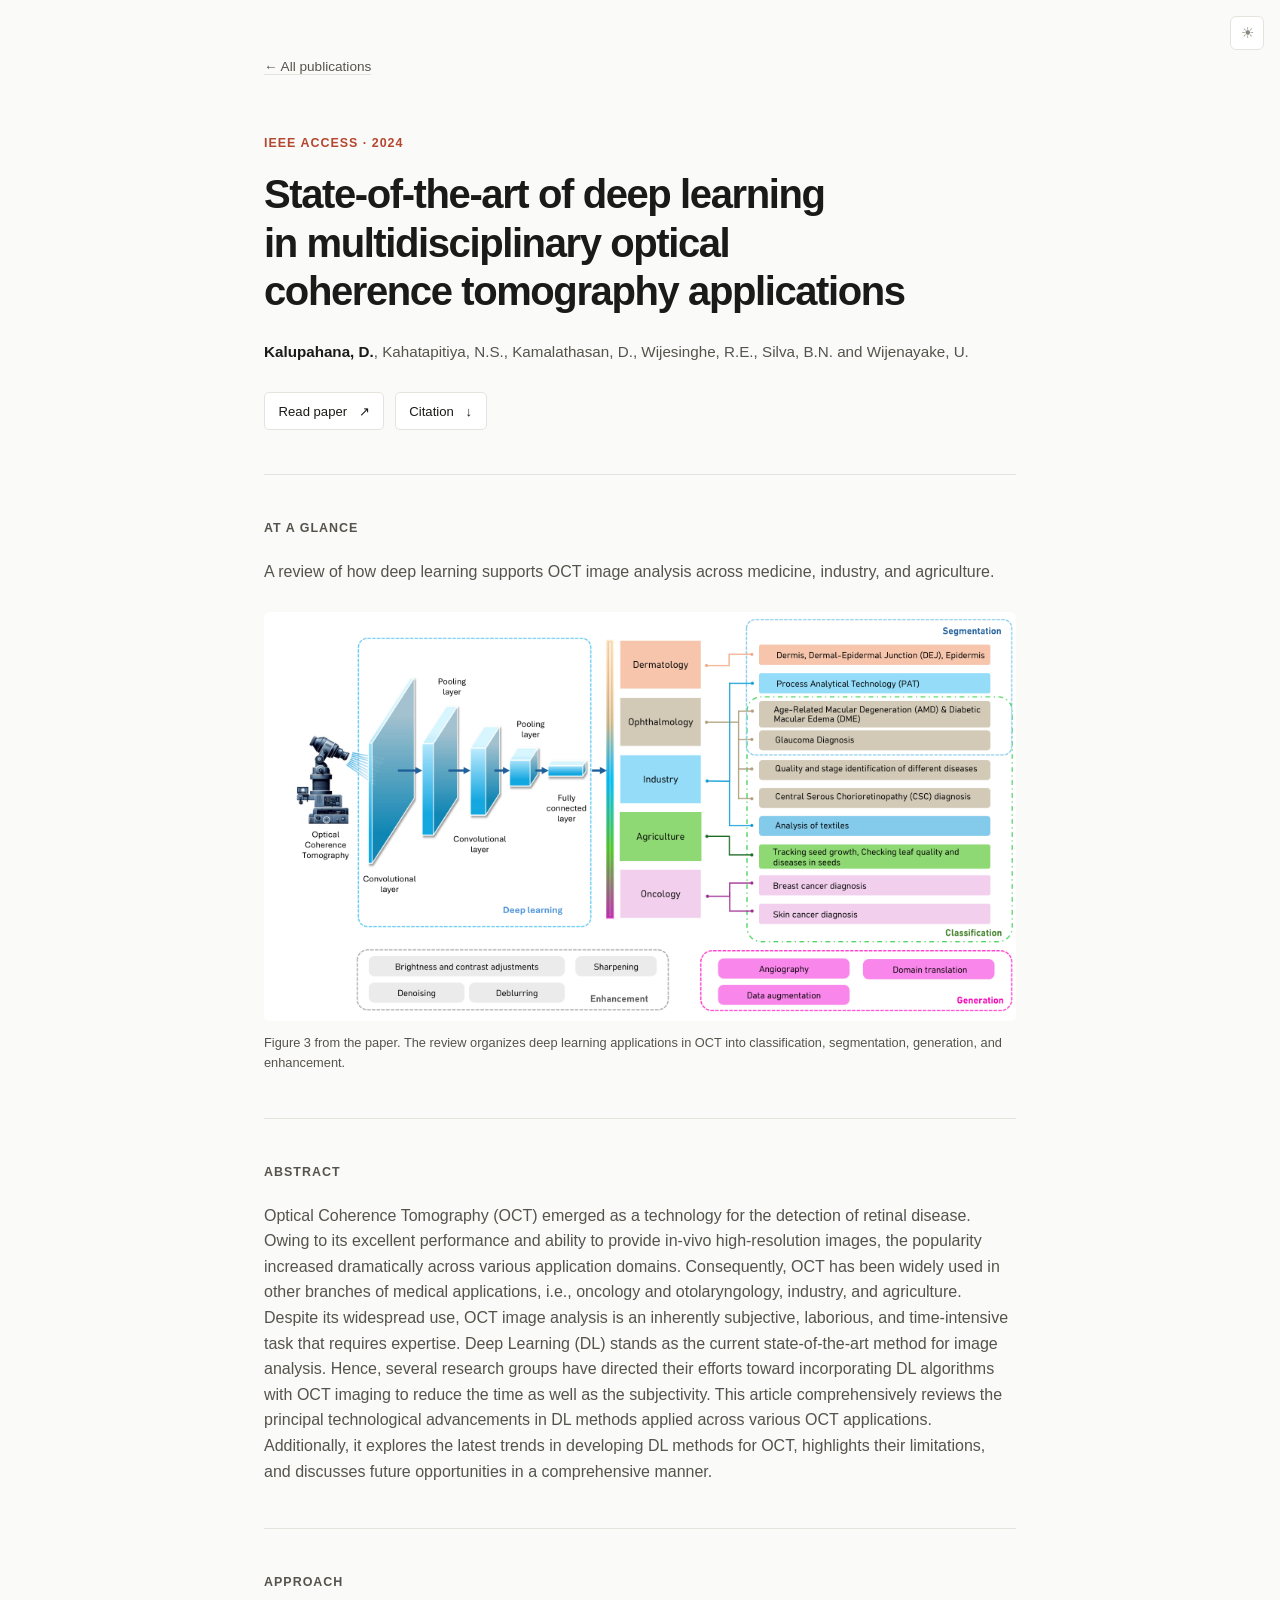
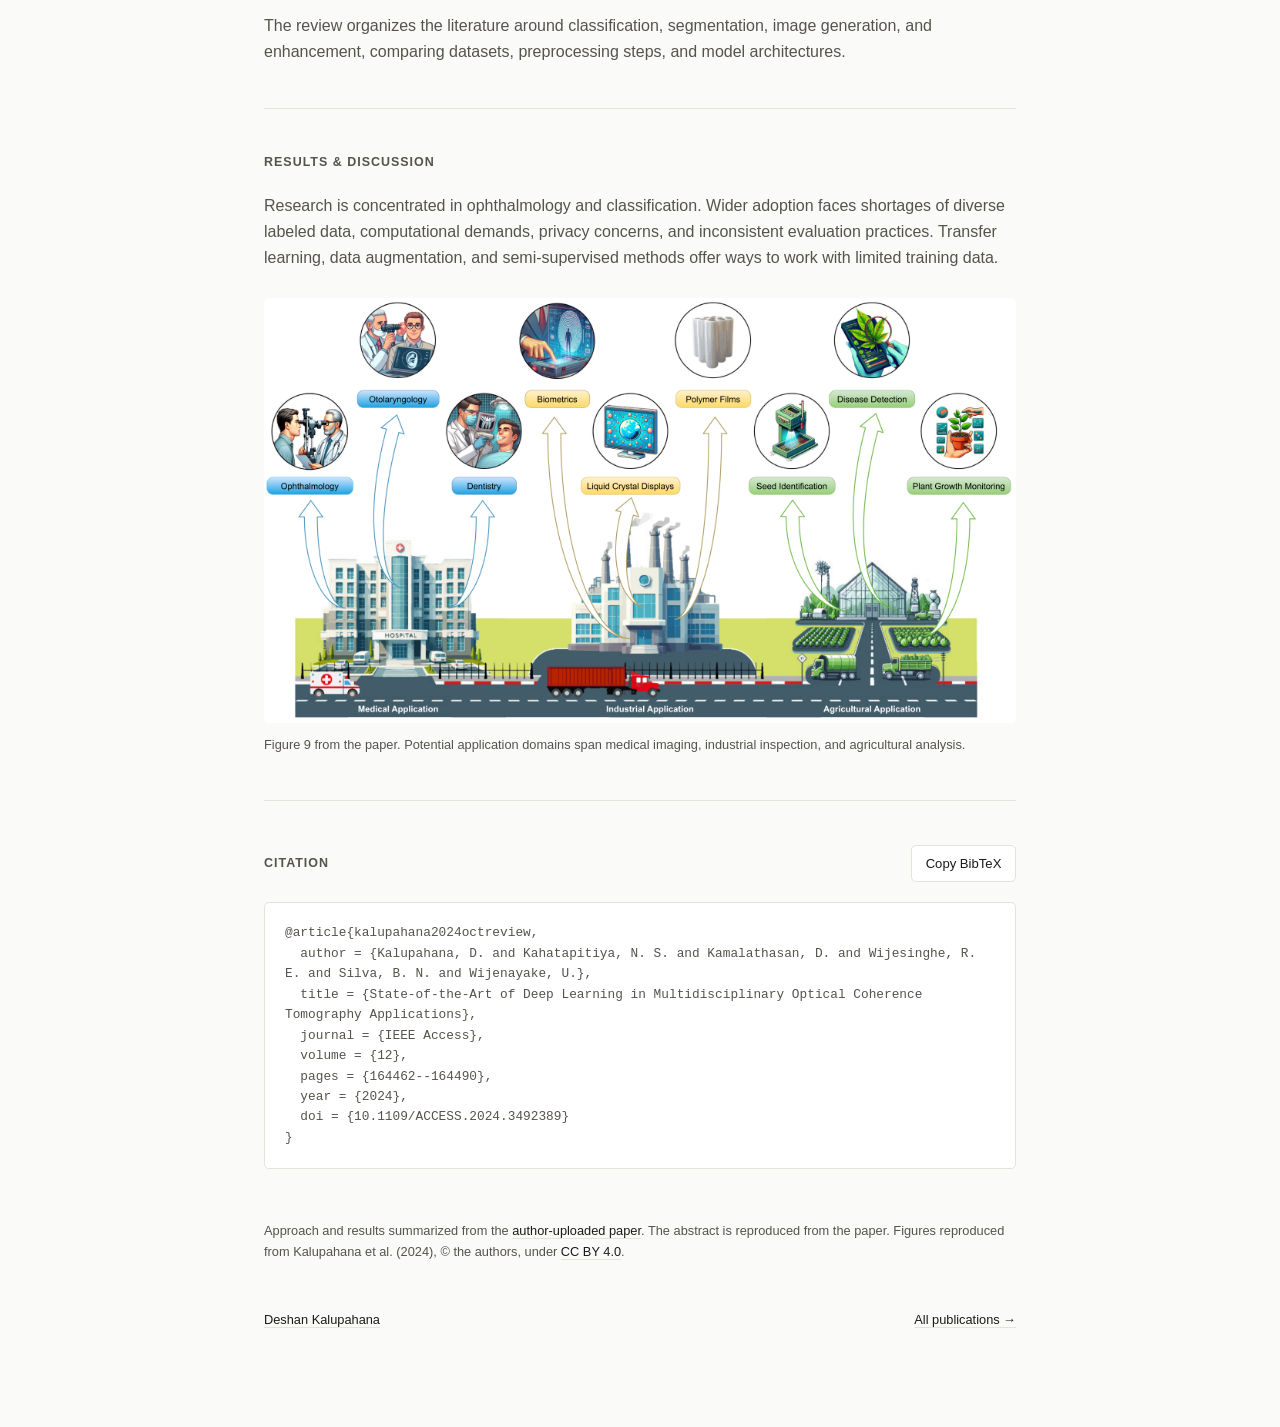
<file: publications/deep-learning-oct-review/index.html>
<!DOCTYPE html>
<html lang="en">
<head>
  <meta charset="UTF-8">
  <meta name="viewport" content="width=device-width, initial-scale=1.0">
  <title>State-of-the-art of deep learning in multidisciplinary optical coherence tomography applications | Deshan Kalupahana</title>
  <meta name="description" content="A review of deep learning for optical coherence tomography across classification, segmentation, image generation, and enhancement in multiple domains.">
  <link rel="canonical" href="https://deshanktd.github.io/publications/deep-learning-oct-review/">
  <meta name="author" content="Deshan Kalupahana">
  <meta name="robots" content="index, follow, max-image-preview:large">
  <meta property="og:type" content="article">
  <meta property="og:site_name" content="Deshan Kalupahana">
  <meta property="og:locale" content="en_AU">
  <meta property="og:url" content="https://deshanktd.github.io/publications/deep-learning-oct-review/">
  <meta property="og:title" content="State-of-the-art of deep learning in multidisciplinary optical coherence tomography applications">
  <meta property="og:description" content="A review of deep learning for optical coherence tomography across classification, segmentation, image generation, and enhancement in multiple domains.">
  <meta property="og:image" content="https://deshanktd.github.io/publications/deep-learning-oct-review/assets/figure-03-deep-learning-taxonomy.png">
  <meta property="og:image:alt" content="Taxonomy of deep learning for OCT across classification, segmentation, image generation, and enhancement.">
  <meta name="twitter:card" content="summary_large_image">
  <meta name="twitter:title" content="State-of-the-art of deep learning in multidisciplinary optical coherence tomography applications">
  <meta name="twitter:description" content="A review of deep learning for optical coherence tomography across classification, segmentation, image generation, and enhancement in multiple domains.">
  <meta name="twitter:image" content="https://deshanktd.github.io/publications/deep-learning-oct-review/assets/figure-03-deep-learning-taxonomy.png">
  <meta name="twitter:image:alt" content="Taxonomy of deep learning for OCT across classification, segmentation, image generation, and enhancement.">
  <meta name="citation_title" content="State-of-the-art of deep learning in multidisciplinary optical coherence tomography applications">
  <meta name="citation_author" content="Kalupahana, D.">
  <meta name="citation_author" content="Kahatapitiya, N. S.">
  <meta name="citation_author" content="Kamalathasan, D.">
  <meta name="citation_author" content="Wijesinghe, R. E.">
  <meta name="citation_author" content="Silva, B. N.">
  <meta name="citation_author" content="Wijenayake, U.">
  <meta name="citation_publication_date" content="2024">
  <meta name="citation_doi" content="10.1109/ACCESS.2024.3492389">
  <meta name="citation_journal_title" content="IEEE Access">
  <meta name="citation_volume" content="12">
  <meta name="citation_firstpage" content="164462">
  <meta name="citation_lastpage" content="164490">
  <script type="application/ld+json">
{
  "@context": "https://schema.org",
  "@type": "ScholarlyArticle",
  "@id": "https://deshanktd.github.io/publications/deep-learning-oct-review/#article",
  "url": "https://deshanktd.github.io/publications/deep-learning-oct-review/",
  "headline": "State-of-the-art of deep learning in multidisciplinary optical coherence tomography applications",
  "description": "A review of deep learning for optical coherence tomography across classification, segmentation, image generation, and enhancement in multiple domains.",
  "abstract": "Optical Coherence Tomography (OCT) emerged as a technology for the detection of retinal disease. Owing to its excellent performance and ability to provide in-vivo high-resolution images, the popularity increased dramatically across various application domains. Consequently, OCT has been widely used in other branches of medical applications, i.e., oncology and otolaryngology, industry, and agriculture. Despite its widespread use, OCT image analysis is an inherently subjective, laborious, and time-intensive task that requires expertise. Deep Learning (DL) stands as the current state-of-the-art method for image analysis. Hence, several research groups have directed their efforts toward incorporating DL algorithms with OCT imaging to reduce the time as well as the subjectivity. This article comprehensively reviews the principal technological advancements in DL methods applied across various OCT applications. Additionally, it explores the latest trends in developing DL methods for OCT, highlights their limitations, and discusses future opportunities in a comprehensive manner.",
  "author": [
    {
      "@type": "Person",
      "name": "Kalupahana, D."
    },
    {
      "@type": "Person",
      "name": "Kahatapitiya, N. S."
    },
    {
      "@type": "Person",
      "name": "Kamalathasan, D."
    },
    {
      "@type": "Person",
      "name": "Wijesinghe, R. E."
    },
    {
      "@type": "Person",
      "name": "Silva, B. N."
    },
    {
      "@type": "Person",
      "name": "Wijenayake, U."
    }
  ],
  "datePublished": "2024",
  "inLanguage": "en",
  "image": "https://deshanktd.github.io/publications/deep-learning-oct-review/assets/figure-03-deep-learning-taxonomy.png",
  "identifier": {
    "@type": "PropertyValue",
    "propertyID": "DOI",
    "value": "10.1109/ACCESS.2024.3492389"
  },
  "sameAs": "https://doi.org/10.1109/ACCESS.2024.3492389",
  "isPartOf": {
    "@type": "PublicationIssue",
    "name": "IEEE Access"
  }
}
  </script>
  <script src="../../js/theme.js"></script>
  <link rel="stylesheet" href="../../css/minimal.css">
  <link rel="stylesheet" href="../../css/publication.css">
  <script src="../../js/publication.js" defer></script>
</head>
<body>
  <a class="skip-link" href="#overview">Skip to content</a>
  <div class="top-controls">
    <button type="button" id="theme-toggle" class="icon-btn theme-toggle" title="Toggle light/dark theme" aria-label="Toggle light/dark theme">
      <span class="icon-sun" aria-hidden="true">☀</span>
      <span class="icon-moon" aria-hidden="true">☾</span>
    </button>
  </div>
  <main class="page publication-page">
    <nav class="back-nav" aria-label="Back to portfolio"><a href="../../index.html#publications">&larr; All publications</a></nav>
    <header class="publication-header">
      <p class="publication-meta">IEEE Access · 2024</p>
      <h1>State-of-the-art of deep learning in multidisciplinary optical coherence tomography applications</h1>
      <p class="authors"><strong>Kalupahana, D.</strong>, Kahatapitiya, N.S., Kamalathasan, D., Wijesinghe, R.E., Silva, B.N. and Wijenayake, U.</p>
      <!-- TODO: Add author affiliations here if desired. -->
      <div class="resource-links" aria-label="Publication resources">
        <a class="resource-link" href="https://doi.org/10.1109/ACCESS.2024.3492389">Read paper <span aria-hidden="true">↗</span></a>
        <a class="resource-link" href="#citation">Citation <span aria-hidden="true">↓</span></a>
        <!-- TODO: Add links for code, data, slides or a poster when available:
        <a class="resource-link" href="YOUR_RESOURCE_URL">Code ↗</a>
        -->
      </div>
    </header>
    <section id="overview" aria-labelledby="overview-heading">
      <h2 id="overview-heading">At a glance</h2>
      <p>A review of how deep learning supports OCT image analysis across medicine, industry, and agriculture.</p>
      <figure>
        <img src="assets/figure-03-deep-learning-taxonomy.png" alt="Taxonomy of deep learning for OCT across classification, segmentation, image generation, and enhancement." width="1996" height="1084" loading="eager" decoding="async">
        <figcaption>Figure 3 from the paper. The review organizes deep learning applications in OCT into classification, segmentation, generation, and enhancement.</figcaption>
      </figure>
    </section>
    <section id="abstract" aria-labelledby="abstract-heading">
      <h2 id="abstract-heading">Abstract</h2>
      <p>Optical Coherence Tomography (OCT) emerged as a technology for the detection of retinal disease. Owing to its excellent performance and ability to provide in-vivo high-resolution images, the popularity increased dramatically across various application domains. Consequently, OCT has been widely used in other branches of medical applications, i.e., oncology and otolaryngology, industry, and agriculture. Despite its widespread use, OCT image analysis is an inherently subjective, laborious, and time-intensive task that requires expertise. Deep Learning (DL) stands as the current state-of-the-art method for image analysis. Hence, several research groups have directed their efforts toward incorporating DL algorithms with OCT imaging to reduce the time as well as the subjectivity. This article comprehensively reviews the principal technological advancements in DL methods applied across various OCT applications. Additionally, it explores the latest trends in developing DL methods for OCT, highlights their limitations, and discusses future opportunities in a comprehensive manner.</p>
    </section>
    <section id="method" aria-labelledby="method-heading">
      <h2 id="method-heading">Approach</h2>
      <p>The review organizes the literature around classification, segmentation, image generation, and enhancement, comparing datasets, preprocessing steps, and model architectures.</p>
    </section>
    <section id="results" aria-labelledby="results-heading">
      <h2 id="results-heading">Results &amp; discussion</h2>
      <p>Research is concentrated in ophthalmology and classification. Wider adoption faces shortages of diverse labeled data, computational demands, privacy concerns, and inconsistent evaluation practices. Transfer learning, data augmentation, and semi-supervised methods offer ways to work with limited training data.</p>
      <figure>
        <img src="assets/figure-09-application-domains.png" alt="Medical, industrial, and agricultural OCT applications, including dentistry, films, disease detection, and plant growth monitoring." width="1952" height="1104" loading="lazy" decoding="async">
        <figcaption>Figure 9 from the paper. Potential application domains span medical imaging, industrial inspection, and agricultural analysis.</figcaption>
      </figure>
    </section>
    <section id="citation" aria-labelledby="citation-heading">
      <div class="section-heading"><h2 id="citation-heading">Citation</h2><button class="copy-button" type="button" hidden>Copy BibTeX</button></div>
      <pre class="citation-block"><code>@article{kalupahana2024octreview,
  author = {Kalupahana, D. and Kahatapitiya, N. S. and Kamalathasan, D. and Wijesinghe, R. E. and Silva, B. N. and Wijenayake, U.},
  title = {State-of-the-Art of Deep Learning in Multidisciplinary Optical Coherence Tomography Applications},
  journal = {IEEE Access},
  volume = {12},
  pages = {164462--164490},
  year = {2024},
  doi = {10.1109/ACCESS.2024.3492389}
}</code></pre>
      <p class="copy-status" role="status" aria-live="polite"></p>
    </section>
    <p class="source-note">Approach and results summarized from the <a href="https://www.researchgate.net/publication/385618448_State-of-the-art_of_Deep_Learning_in_Multidisciplinary_Optical_Coherence_Tomography_Applications">author-uploaded paper</a>. The abstract is reproduced from the paper. Figures reproduced from Kalupahana et al. (2024), © the authors, under <a href="https://creativecommons.org/licenses/by/4.0/">CC BY 4.0</a>.</p>
    <footer class="footer"><a href="../../index.html">Deshan Kalupahana</a><a href="../../index.html#publications">All publications &rarr;</a></footer>
  </main>
</body>
</html>
</file>
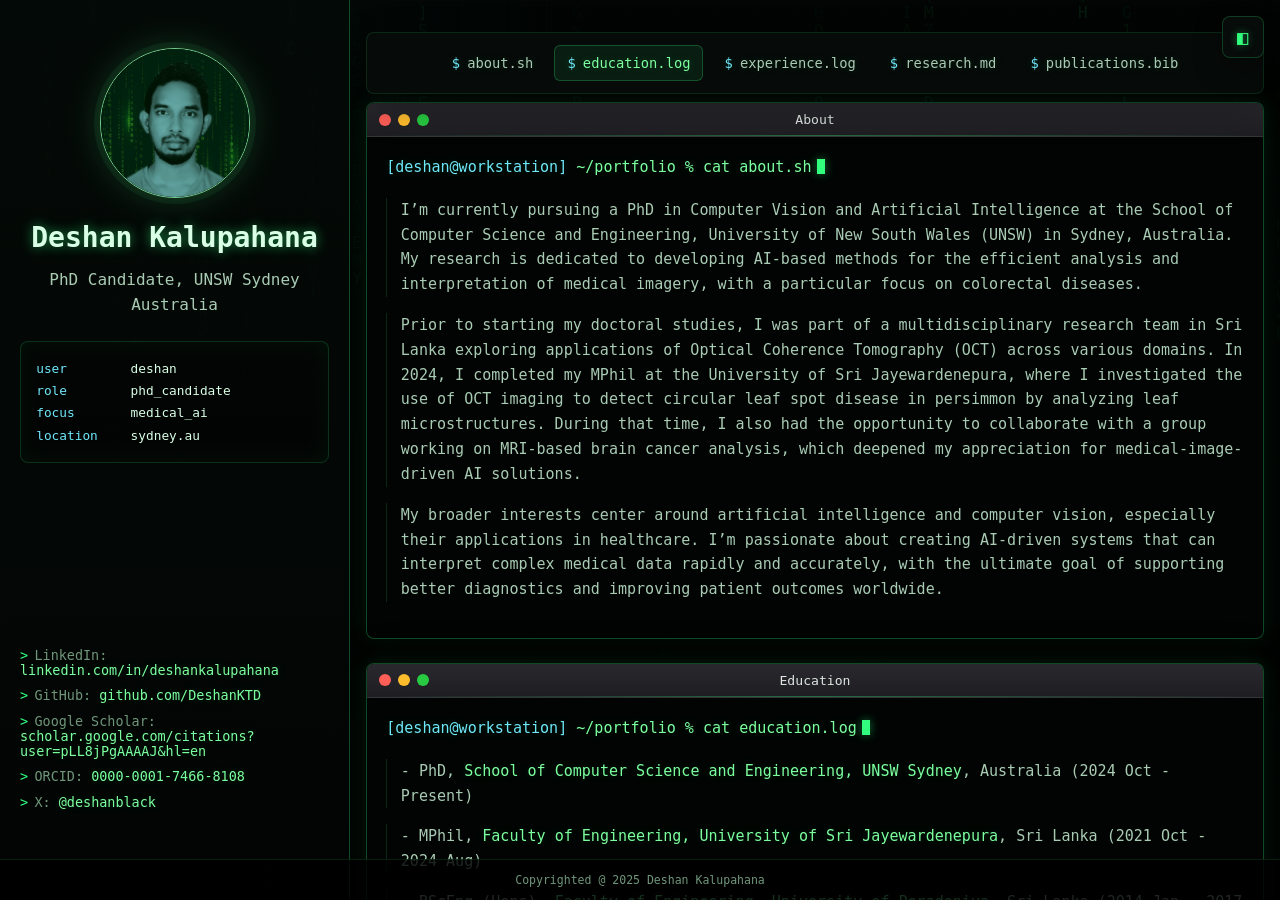
<file: matrix.html>
<!DOCTYPE html>
<html lang="en">
<head>
  <meta charset="UTF-8" />
  <meta name="viewport" content="width=device-width, initial-scale=1.0"/>
  <title>Deshan Kalupahana - Terminal Mode | PhD Computer Vision &amp; AI Researcher</title>

  <!-- SEO Meta Tags: canonical homepage is the minimal index.html, this is an easter-egg alt view -->
  <meta name="description" content="Terminal-themed alternate view of Deshan Kalupahana's portfolio - PhD candidate in Computer Vision and AI at UNSW Sydney."/>
  <meta name="author" content="Deshan Kalupahana"/>
  <meta name="robots" content="noindex, follow"/>
  <meta name="language" content="English"/>
  <link rel="canonical" href="https://deshanktd.github.io/"/>

  <!-- Open Graph / Facebook -->
  <meta property="og:type" content="website"/>
  <meta property="og:url" content="https://deshanktd.github.io/"/>
  <meta property="og:title" content="Deshan Kalupahana - PhD Computer Vision &amp; AI Researcher"/>
  <meta property="og:description" content="PhD candidate in Computer Vision and AI at UNSW Sydney, specializing in medical image analysis and colorectal disease research."/>
  <meta property="og:image" content="https://deshanktd.github.io/img/profile.jpeg"/>
  <meta property="og:site_name" content="Deshan Kalupahana - Portfolio"/>
  <meta property="og:locale" content="en_US"/>
  
  <!-- Twitter -->
  <meta property="twitter:card" content="summary_large_image"/>
  <meta property="twitter:url" content="https://deshanktd.github.io/"/>
  <meta property="twitter:title" content="Deshan Kalupahana - PhD Computer Vision &amp; AI Researcher"/>
  <meta property="twitter:description" content="PhD candidate in Computer Vision and AI at UNSW Sydney, specializing in medical image analysis and colorectal disease research."/>
  <meta property="twitter:image" content="https://deshanktd.github.io/img/profile.jpeg"/>
  <meta property="twitter:creator" content="@deshanblack"/>
  
  <!-- Academic/Research specific -->
  <meta name="citation_author" content="Kalupahana, Deshan"/>
  <meta name="citation_title" content="Deshan Kalupahana - Academic Portfolio"/>
  <meta name="DC.creator" content="Deshan Kalupahana"/>
  <meta name="DC.subject" content="Computer Vision, Artificial Intelligence, Medical Imaging"/>
  
  <!-- Structured Data for Person Schema -->
  <script type="application/ld+json">
  {
    "@context": "https://schema.org",
    "@type": "Person",
    "name": "Deshan Kalupahana",
    "jobTitle": "PhD Candidate",
    "affiliation": {
      "@type": "Organization",
      "name": "University of New South Wales",
      "sameAs": "https://www.unsw.edu.au/"
    },
    "alumniOf": [
      {
        "@type": "Organization", 
        "name": "University of Sri Jayewardenepura",
        "sameAs": "https://eng.sjp.ac.lk/"
      },
      {
        "@type": "Organization",
        "name": "University of Peradeniya", 
        "sameAs": "https://eng.pdn.ac.lk/"
      }
    ],
    "knowsAbout": ["Computer Vision", "Artificial Intelligence", "Medical Imaging", "Machine Learning", "Deep Learning", "Colorectal Disease Analysis", "Optical Coherence Tomography"],
    "url": "https://deshanktd.github.io/",
    "sameAs": [
      "https://www.linkedin.com/in/deshankalupahana/",
      "https://github.com/DeshanKTD",
      "https://scholar.google.com/citations?user=pLL8jPgAAAAJ",
      "https://orcid.org/0000-0001-7466-8108",
      "https://twitter.com/deshanblack"
    ],
    "image": "https://deshanktd.github.io/img/profile.jpeg",
    "description": "PhD candidate in Computer Vision and AI at UNSW Sydney, specializing in medical image analysis and colorectal disease research."
  }
  </script>
  
  <!-- Link to external CSS file -->
  <link rel="stylesheet" href="css/styles.css">
</head>
<body>
  <!-- Hamburger toggle -->
  <button id="nav-toggle" aria-label="Toggle navigation">☰</button>
  <a href="index.html" class="mode-switch" title="Exit terminal mode" aria-label="Switch to minimal portfolio">
    <span aria-hidden="true">◧</span>
  </a>
  <canvas id="matrix"></canvas>
  <div class="layout">
    <!-- LEFT SIDEBAR -->
    <aside class="sidebar" role="complementary">
      <img src="img/profile.png" alt="Deshan Kalupahana - PhD Computer Vision Researcher at UNSW Sydney">
      <h1>Deshan Kalupahana</h1>
      <p class="title">PhD Candidate, UNSW Sydney <br> Australia</p>

      <div class="system-profile" aria-label="Terminal profile summary">
        <p><span class="key">user</span><span class="value">deshan</span></p>
        <p><span class="key">role</span><span class="value">phd_candidate</span></p>
        <p><span class="key">focus</span><span class="value">medical_ai</span></p>
        <p><span class="key">location</span><span class="value">sydney.au</span></p>
      </div>
      
      <div class="contact">
        <p>LinkedIn: <a href="https://www.linkedin.com/in/deshankalupahana/">linkedin.com/in/deshankalupahana</a></p>
        <p>GitHub: <a href="https://github.com/DeshanKTD">github.com/DeshanKTD</a></p>
        <p>Google Scholar: <a href="https://scholar.google.com/citations?user=pLL8jPgAAAAJ&amp;hl=en">scholar.google.com/citations?user=pLL8jPgAAAAJ&amp;hl=en</a></p>
        <p>ORCID: <a href="https://orcid.org/0000-0001-7466-8108">0000-0001-7466-8108</a></p>
        <p>X: <a href="https://twitter.com/deshanblack">@deshanblack</a></p>
      </div>
    </aside>
    <!-- RIGHT MAIN CONTENT -->
    <main class="main" role="main">
      <!-- Main heading for SEO -->
      <h1 style="position: absolute; left: -9999px;">Deshan Kalupahana - PhD Computer Vision and AI Researcher</h1>
      <!-- Desktop nav -->
      <nav id="drawer-nav">
        <ul>
          <li><a href="#about">about.sh</a></li>
          <li><a href="#education">education.log</a></li>
          <li><a href="#experience">experience.log</a></li>
          <li><a href="#research">research.md</a></li>
          <!-- <li><a href="#projects">Projects</a></li> -->
          <li><a href="#publications">publications.bib</a></li>

        </ul>
      </nav>
      <!-- Mobile drawer -->
      <nav id="drawer-drawer">
        <div class="drawer-header">
          <img src="img/profile.png" alt="Deshan Kalupahana - PhD Researcher Profile Photo">
          <h1>Deshan Kalupahana</h1>
          <p class="title">PhD Candidate, UNSW Sydney</p>
          <p>Australia</p>
        </div>
        <ul>
          <li><a href="#about">about.sh</a></li>
          <li><a href="#education">education.log</a></li>
          <li><a href="#experience">experience.log</a></li>
          <li><a href="#research">research.md</a></li>
          <!-- <li><a href="#projects">Projects</a></li> -->
          <li><a href="#publications">publications.bib</a></li>

        </ul>
      </nav>
      <!-- Scripts -->
      <script>
        // Mobile drawer toggle
        document.addEventListener('DOMContentLoaded', () => {
          const toggle = document.getElementById('nav-toggle');
          const drawer = document.getElementById('drawer-drawer');
          if (toggle && drawer) toggle.addEventListener('click', () => drawer.classList.toggle('open'));
        });
      </script>
      
      <!-- Matrix Cube (shown when all terminals are closed) -->
      <div class="matrix-cube-container" id="matrix-cube">
        <div class="matrix-cube">
          <div class="cube-face front">01110100 01100101 01110010 01101101</div>
          <div class="cube-face back">01100011 01101111 01100100 01100101</div>
          <div class="cube-face right">01101101 01100001 01110100 01110010</div>
          <div class="cube-face left">01101001 01111000 01110000 01101000</div>
          <div class="cube-face top">01000100 01100101 01110011 01101000</div>
          <div class="cube-face bottom">01100001 01101110 01001011 01010100</div>
        </div>
        <p class="cube-idle-label">no active terminal sessions</p>
      </div>
      
      <!-- About Terminal -->
      <section id="about" role="region" aria-labelledby="about-heading">
        <h2 id="about-heading" style="position: absolute; left: -9999px;">About Deshan Kalupahana</h2>
      <div class="terminal" id="terminal-about">
        <div class="terminal-header">
          <div class="term-buttons"><span class="close-btn"></span><span class="minimize-btn"></span><span class="maximize-btn"></span></div>
          <div class="term-title">About</div>
        </div>
        <div class="terminal-content">
          <p><span class="cmd">~/portfolio % cat about.sh</span></p>

            <p>I’m currently pursuing a PhD in Computer Vision and Artificial Intelligence at the School of Computer Science and Engineering, University of New South Wales (UNSW) in Sydney, Australia. My research is dedicated to developing AI-based methods for the efficient analysis and interpretation of medical imagery, with a particular focus on colorectal diseases.</p>

            <p>Prior to starting my doctoral studies, I was part of a multidisciplinary research team in Sri Lanka exploring applications of Optical Coherence Tomography (OCT) across various domains. In 2024, I completed my MPhil at the University of Sri Jayewardenepura, where I investigated the use of OCT imaging to detect circular leaf spot disease in persimmon by analyzing leaf microstructures. During that time, I also had the opportunity to collaborate with a group working on MRI-based brain cancer analysis, which deepened my appreciation for medical-image-driven AI solutions.</p>

            <p>My broader interests center around artificial intelligence and computer vision, especially their applications in healthcare. I’m passionate about creating AI-driven systems that can interpret complex medical data rapidly and accurately, with the ultimate goal of supporting better diagnostics and improving patient outcomes worldwide.</p>
        </div>
      </div>
      </section>

            <!-- Education Terminal -->
      <section id="education" role="region" aria-labelledby="education-heading">
        <h2 id="education-heading" style="position: absolute; left: -9999px;">Education Background</h2>
      <div class="terminal" id="terminal-education">
        <div class="terminal-header"><div class="term-buttons"><span class="close-btn"></span><span class="minimize-btn"></span><span class="maximize-btn"></span></div><div class="term-title">Education</div></div>
        <div class="terminal-content">
          <p><span class="cmd">~/portfolio % cat education.log</span> </p>
          <p>- PhD, <a href="https://www.unsw.edu.au/engineering/our-schools/computer-science-and-engineering"> School of Computer Science and Engineering, UNSW Sydney</a>, Australia (2024 Oct - Present)</p>
          <p>- MPhil, <a href="https://eng.sjp.ac.lk/"> Faculty of Engineering, University of Sri Jayewardenepura</a>, Sri Lanka (2021 Oct - 2024 Aug)</p>
          <p>- BScEng (Hons), <a href="https://eng.pdn.ac.lk/"> Faculty of Engineering, University of Peradeniya</a>, Sri Lanka (2014 Jan - 2017 Oct)</p>
        </div>
      </div>
      </section>
      <!-- Experience Terminal -->
      <section id="experience" role="region" aria-labelledby="experience-heading">
        <h2 id="experience-heading" style="position: absolute; left: -9999px;">Professional Experience</h2>
      <div class="terminal" id="terminal-experience">
        <div class="terminal-header"><div class="term-buttons"><span class="close-btn"></span><span class="minimize-btn"></span><span class="maximize-btn"></span></div><div class="term-title">Experience</div></div>
        <div class="terminal-content">
          <p><span class="cmd">~/portfolio % cat experience.log</span></p>
          <p>- Casual Acedemic, <a href="https://www.unsw.edu.au/engineering/our-schools/computer-science-and-engineering"> School of Computer Science &amp; Engineering, UNSW Sydney</a>, Australia (2025 Feb - Present)</p>
          <p>- Lecturer, <a href="https://eng.sjp.ac.lk/">Faculty of Engineering, University of Sri Jayewardenepura</a>, Sri Lanka (2021 Sept - 2024 Oct)</p>
          <p>- Instructor, <a href="https://eng.sjp.ac.lk/">Faculty of Engineering, University of Sri Jayewardenepura</a>, Sri Lanka (2019 Dec - 2021 Aug)</p>
          <p>- Visiting Lecturer, <a href="https://icbt.lk/"> ICBT Campus </a>, Sri Lanka (2023 Sept - 2024 Sept)</p>
          <p>- Visiting Lecturer, <a href="https://apiit.lk/"> APIIT</a>, Sri Lanka (2022 Nov - 2023 Mar)</p>
          <p>- Software Engineer, <a href="https://wso2.com/"> WSO2</a>, Sri Lanka (2017 Nov - 2018 Jun)</p>
          <p>- System and Network Engineer (Intern), <a href="https://www.ibm.com/"> IBM World Trade Corporation</a>, Sri Lanka (2016 Oct - 2017 Mar)</p>
        </div>
      </div>
      </section>

      <!-- Research Terminal -->
      <section id="research" role="region" aria-labelledby="research-heading">
        <h2 id="research-heading" style="position: absolute; left: -9999px;">Research Areas and Projects</h2>
      <div class="terminal" id="terminal-research">
        <div class="terminal-header"><div class="term-buttons"><span class="close-btn"></span><span class="minimize-btn"></span><span class="maximize-btn"></span></div><div class="term-title">Research</div></div>
        <div class="terminal-content">
          
          <p><span class="cmd">~/portfolio % cat research.md</span></p>

          <p>- AI-Driven Analysis of Colorectal Diseases Using Computer Vision and Machine Learning: <br>
          The development of advanced, AI-driven methods for the analysis of colorectal diseases is the primary focus of my PhD research. This work involves applying computer vision and machine learning techniques to improve the accuracy, efficiency, and interpretability of medical image analysis in colorectal disease diagnostics. This research is being conducted at <a href="https://www.unsw.edu.au/engineering/our-schools/computer-science-and-engineering"> CSE UNSW Sydney</a>, under the supervision of <a href="https://research.unsw.edu.au/people/professor-arcot-sowmya"> Prof. Arcot Sowmya</a>, <a href="https://research.unsw.edu.au/people/dr-sonit-singh"> Dr. Sonit Singh</a>, and <a href="https://www.gastroandliver.com.au/team/praveen-ravindran/"> Dr. Praveen Ravindran </a>.
          </p>
          <p>- <a href="https://sites.google.com/view/aiai-lab-usj">Optical Coherence Tomography (OCT) Applications</a>: <br>
            Focused on applying Optical Coherence Tomography (OCT) and deep learning for non-invasive plant disease detection. The thesis, titled "A Deep Learning Approach for the Automated Pre-identification and Analysis of Circular Leaf Spot Disease in Persimmon Using Optical Coherence Tomography Images," involved developing an AI-based approach for early detection of circular leaf spot disease in persimmon. This work carried out at the <a href="https://eng.sjp.ac.lk/">Faculty of Engineering, University of Sri Jayewardenepura</a>, under the supervision of <a href="https://sites.google.com/view/udayawijenayake/"> Dr. Udaya Wijenayake</a> and <a href="https://www.sliit.lk/faculty-of-engineering/staff/eranga.w/"> Dr. Ruchire Eranga Wijesinghe</a>.</p>

          <p>-  MRI-Based Brain Tumor Analysis Using Machine Learning: <br>
            Research focused on analyzing brain tumors using diffusion-weighted MRI, with an emphasis on Apparent Diffusion Coefficient (ADC) images. Demographic and texture features were extracted to identify distribution patterns, and machine learning techniques were applied to classify tumors as malignant or benign. The study was carried out at the <a href="https://www.pdn.ac.lk/"> University of Peradeniya</a>.
          </p>


        </div>
      </div>
      </section>
    
      <!-- Publications Terminal -->
      <section id="publications" role="region" aria-labelledby="publications-heading">
        <h2 id="publications-heading" style="position: absolute; left: -9999px;">Academic Publications</h2>
      <div class="terminal" id="terminal-publications">
        <div class="terminal-header"><div class="term-buttons"><span class="close-btn"></span><span class="minimize-btn"></span><span class="maximize-btn"></span></div><div class="term-title">Publications</div></div>
        <div class="terminal-content">
          <p><span class="cmd">~/portfolio % cat publications.bib</span></p>
          <p>- Kalupahana, D., Kahatapitiya, N.S., Kamalathasan, D., Wijesinghe, R.E., Silva, B.N. and Wijenayake, U., 2024. <a href="https://doi.org/10.1109/ACCESS.2024.3492389"> State-of-the-art of deep learning in multidisciplinary optical coherence tomography applications </a>. IEEE Access.</p>
          <p>- Kalupahana, D., Kahatapitiya, N.S., Silva, B.N., Kim, J., Jeon, M., Wijenayake, U. and Wijesinghe, R.E., 2024. <a href="https://doi.org/10.3390/s24165398"> Dense convolutional neural network-based deep learning pipeline for pre-identification of circular leaf spot disease of diospyros kaki leaves</a>.</p>
          <p>- Kahatapitiya, N.S., Kalupahana, D., Mohamed, H., Silva, B.N., Wijenayake, U., Han, S., Seong, D., Jeon, M., Kim, J. and Wijesinghe, R.E., 2024. <a href="https://doi.org/10.3390/ecsa-11-20515"> Detection of Peak Intensity Using an Integrated Optical Modeling Method for Identifying Defective Apple Leaves</a>. Engineering Proceedings, 82(1), p.45.</p>
          <p>- Vijithananda, S.M., Jayatilake, M.L., Gonçalves, T.C., Rato, L.M., Weerakoon, B.S., Kalupahana, T.D., Silva, A.D., Dissanayake, K. and Hewavithana, P.B., 2023. <a href="https://www.nature.com/articles/s41598-023-41353-5"> Texture feature analysis of MRI-ADC images to differentiate glioma grades using machine learning techniques</a>. Scientific Reports, 13(1), p.15772.</p>
          <br>
          <p>All publications -> <a href="https://scholar.google.com.au/citations?user=pLL8jPgAAAAJ&amp;hl=en"><u>Google Scholar</u></a></p>
        </div>
      </div>
      </section>

        <!-- Projects Terminal -->
      <!-- <section id="projects"></section>
      <div class="terminal">
        <div class="terminal-header"><div class="term-buttons"><span></span><span></span><span></span></div><div class="term-title">Projects</div></div>
        <div class="terminal-content"><span class="cmd">~/portfolio % cat projects.txt</span>

- Variational 3D Autoencoder for CT Analysis: Developed a probabilistic model for anomaly detection.
- CT Quality Scoring Module: 3D Slicer plugin for assessing segmentation quality.
- MPC Protocol for Collaborative LCA: Implemented optimized Python/MP-SPDZ protocol.
        </div>
      </div> -->

      <div class="copyright">Copyrighted @ 2025 Deshan Kalupahana</div>
    </main>
  </div>
  <script src="js/matrix.js"></script>
  <script>
    // Terminal window controls functionality
    document.addEventListener('DOMContentLoaded', () => {
      const matrixCube = document.getElementById('matrix-cube');
      const drawer = document.getElementById('drawer-drawer');
      const navLinks = document.querySelectorAll('nav a[href^="#"]');
      const controlTitles = ['Close terminal', 'Minimize terminal', 'Maximize terminal'];
      
      // Function to check if all terminals are hidden
      function checkTerminalVisibility() {
        const terminals = document.querySelectorAll('.terminal');
        const hiddenTerminals = document.querySelectorAll('.terminal.hidden');
        
        // If all terminals are hidden, show the cube
        if (terminals.length > 0 && terminals.length === hiddenTerminals.length) {
          matrixCube.classList.add('show');
        } else {
          matrixCube.classList.remove('show');
        }
      }
      
      // Add event listeners to all terminal control buttons
      document.querySelectorAll('.term-buttons').forEach(buttonContainer => {
        const terminal = buttonContainer.closest('.terminal');
        const closeBtn = buttonContainer.querySelector('.close-btn');
        const minimizeBtn = buttonContainer.querySelector('.minimize-btn');
        const maximizeBtn = buttonContainer.querySelector('.maximize-btn');
        buttonContainer.querySelectorAll('span').forEach((button, index) => {
          button.setAttribute('title', controlTitles[index]);
          button.setAttribute('aria-label', controlTitles[index]);
          button.setAttribute('role', 'button');
          button.setAttribute('tabindex', '0');
          button.addEventListener('keydown', (event) => {
            if (event.key === 'Enter' || event.key === ' ') {
              event.preventDefault();
              button.click();
            }
          });
        });

        // Close button functionality
        closeBtn.addEventListener('click', () => {
          terminal.classList.add('hidden');
          setTimeout(checkTerminalVisibility, 100); // Small delay for smooth transition
        });

        // Minimize button functionality
        minimizeBtn.addEventListener('click', () => {
          terminal.classList.toggle('minimized');
          setTimeout(checkTerminalVisibility, 100);
        });

        // Maximize button functionality
        maximizeBtn.addEventListener('click', () => {
          terminal.classList.toggle('maximized');
          setTimeout(checkTerminalVisibility, 100);
        });
      });

      // Add double-click on terminal header to restore from minimized state
      document.querySelectorAll('.terminal-header').forEach(header => {
        const terminal = header.closest('.terminal');
        header.addEventListener('dblclick', () => {
          if (terminal.classList.contains('minimized')) {
            terminal.classList.remove('minimized');
            setTimeout(checkTerminalVisibility, 100);
          }
        });
      });

      // Add escape key to exit maximize mode
      document.addEventListener('keydown', (e) => {
        if (e.key === 'Escape') {
          document.querySelectorAll('.terminal.maximized').forEach(terminal => {
            terminal.classList.remove('maximized');
          });
          setTimeout(checkTerminalVisibility, 100);
        }
      });
      
      function setActiveNavigation(targetId) {
        navLinks.forEach(link => {
          link.classList.toggle('active', link.getAttribute('href') === `#${targetId}`);
        });
      }

      // Also listen for navigation clicks to show terminals again
      navLinks.forEach(link => {
        link.addEventListener('click', (e) => {
          const targetId = e.target.getAttribute('href').substring(1);
          const targetTerminal = document.getElementById(`terminal-${targetId}`);
          setActiveNavigation(targetId);
          if (drawer) drawer.classList.remove('open');
          if (targetTerminal && targetTerminal.classList.contains('hidden')) {
            targetTerminal.classList.remove('hidden');
            setTimeout(checkTerminalVisibility, 100);
          }
        });
      });

      const sections = document.querySelectorAll('main section[id]');
      if ('IntersectionObserver' in window) {
        const observer = new IntersectionObserver(entries => {
          entries.forEach(entry => {
            if (entry.isIntersecting) setActiveNavigation(entry.target.id);
          });
        }, { root: document.querySelector('.main'), threshold: 0.45 });

        sections.forEach(section => observer.observe(section));
      } else {
        setActiveNavigation('about');
      }
      
      // Initial check on page load
      setActiveNavigation(window.location.hash.replace('#', '') || 'about');
      checkTerminalVisibility();
    });
  </script>
</body>
</html>
</file>
<file: css/minimal.css>
/* THEME VARIABLES */
:root {
  --bg: #fafaf8;
  --bg-elevated: #ffffff;
  --text-primary: #1a1a18;
  --text-secondary: #55534c;
  --text-muted: #8a887e;
  --accent: #b5462f;
  --rule: #e5e3db;
}

@media (prefers-color-scheme: dark) {
  :root:not([data-theme="light"]) {
    --bg: #131311;
    --bg-elevated: #1a1a17;
    --text-primary: #f2f1ea;
    --text-secondary: #b8b6ab;
    --text-muted: #7d7b70;
    --accent: #e08a6f;
    --rule: #2c2b26;
  }
}

:root[data-theme="dark"] {
  --bg: #131311;
  --bg-elevated: #1a1a17;
  --text-primary: #f2f1ea;
  --text-secondary: #b8b6ab;
  --text-muted: #7d7b70;
  --accent: #e08a6f;
  --rule: #2c2b26;
}

/* GLOBAL RESET */
* { margin: 0; padding: 0; box-sizing: border-box; }
html { scroll-behavior: smooth; }
body {
  background: var(--bg);
  color: var(--text-primary);
  font-family: -apple-system, BlinkMacSystemFont, "Segoe UI", Helvetica, Arial, sans-serif;
  line-height: 1.6;
  -webkit-font-smoothing: antialiased;
}

a {
  color: var(--text-primary);
  text-decoration: underline;
  text-decoration-color: var(--rule);
  text-underline-offset: 3px;
  transition: text-decoration-color 0.15s ease, color 0.15s ease;
}
a:hover { text-decoration-color: var(--accent); color: var(--accent); }
a:focus-visible,
button:focus-visible {
  outline: 2px solid var(--accent);
  outline-offset: 3px;
}

.visually-hidden {
  position: absolute;
  left: -9999px;
}

/* PAGE SHELL */
.page {
  max-width: 720px;
  margin: 0 auto;
  padding: 0 1.5rem 6rem;
}

/* HEADER */
.header {
  padding: 4rem 0 2.5rem;
  display: flex;
  flex-direction: column;
  align-items: flex-start;
  gap: 1.25rem;
}

.header .avatar {
  width: 72px;
  height: 72px;
  border-radius: 50%;
  object-fit: cover;
}

.header h1 {
  font-size: 1.7rem;
  font-weight: 600;
  letter-spacing: -0.01em;
}

.header .role {
  color: var(--text-secondary);
  font-size: 1rem;
  margin-top: 0.35rem;
}

.header .location {
  color: var(--text-muted);
  font-size: 0.88rem;
  margin-top: 0.2rem;
}

.contact-links {
  display: flex;
  flex-wrap: wrap;
  gap: 0.4rem 1rem;
  font-size: 0.88rem;
  color: var(--text-secondary);
}
.contact-links a { color: var(--text-secondary); }
.contact-links a:hover { color: var(--accent); }

/* NAV */
.site-nav {
  position: sticky;
  top: 0;
  z-index: 20;
  background: color-mix(in srgb, var(--bg) 88%, transparent);
  backdrop-filter: blur(10px);
  border-bottom: 1px solid var(--rule);
}
.site-nav ul {
  max-width: 720px;
  margin: 0 auto;
  padding: 0 1.5rem;
  display: flex;
  gap: 1.5rem;
  list-style: none;
  overflow-x: auto;
}
.site-nav a {
  display: inline-block;
  padding: 0.9rem 0 0.75rem;
  font-size: 0.86rem;
  color: var(--text-secondary);
  text-decoration: none;
  white-space: nowrap;
  border-bottom: 2px solid transparent;
}
.site-nav a:hover,
.site-nav a.active {
  color: var(--text-primary);
  border-bottom-color: var(--accent);
}

/* SECTIONS */
section {
  padding: 2.75rem 0;
  border-top: 1px solid var(--rule);
  scroll-margin-top: 3.5rem;
}
section:first-of-type { border-top: none; }

section h2 {
  font-size: 0.78rem;
  font-weight: 600;
  letter-spacing: 0.08em;
  text-transform: uppercase;
  color: var(--text-muted);
  margin-bottom: 1.25rem;
}

section p { color: var(--text-secondary); margin-bottom: 1rem; }
section p:last-child { margin-bottom: 0; }

.entry {
  margin-bottom: 1.25rem;
}
.entry:last-child { margin-bottom: 0; }

.entry .entry-title {
  color: var(--text-primary);
  font-weight: 500;
}

.entry .entry-meta {
  display: block;
  color: var(--text-muted);
  font-size: 0.85rem;
  margin-top: 0.1rem;
}

.entry .entry-desc {
  color: var(--text-secondary);
  margin-top: 0.5rem;
}

.pub-list {
  list-style: none;
}
.pub-list li {
  color: var(--text-secondary);
  margin-bottom: 1rem;
  padding-left: 1.1rem;
  position: relative;
}
.pub-list li::before {
  content: "–";
  position: absolute;
  left: 0;
  color: var(--text-muted);
}
.pub-list li:last-child { margin-bottom: 0; }
.pub-list .project-link {
  display: inline-flex;
  align-items: center;
  justify-content: center;
  width: 1.2rem;
  height: 1.2rem;
  margin-left: 0.2rem;
  border: 1px solid currentColor;
  border-radius: 50%;
  color: var(--accent);
  font-size: 0.75rem;
  line-height: 1;
  text-decoration: none;
  vertical-align: middle;
  transition: color 0.2s ease, background-color 0.2s ease;
}
.pub-list .project-link:hover,
.pub-list .project-link:focus-visible {
  color: var(--text-primary);
  background: var(--bg-elevated);
}
@media (prefers-reduced-motion: reduce) {
  .pub-list .project-link { transition: none; }
}

/* FOOTER */
.footer {
  padding-top: 3rem;
  color: var(--text-muted);
  font-size: 0.8rem;
  display: flex;
  justify-content: space-between;
  align-items: center;
  gap: 1rem;
}

/* TOP-RIGHT ICON CONTROLS (theme toggle + glitch icon) */
.top-controls {
  position: fixed;
  top: 1rem;
  right: 1rem;
  z-index: 30;
  display: flex;
  gap: 0.5rem;
}

.icon-btn {
  position: relative;
  display: inline-grid;
  place-items: center;
  width: 2.1rem;
  height: 2.1rem;
  border-radius: 6px;
  color: var(--text-muted);
  text-decoration: none;
  font-size: 0.95rem;
  border: 1px solid var(--rule);
  background: var(--bg-elevated);
  cursor: pointer;
  font-family: inherit;
}
.icon-btn:hover,
.icon-btn:focus-visible {
  color: var(--text-primary);
  border-color: var(--text-muted);
}

/* THEME TOGGLE */
.theme-toggle .icon-moon { display: none; }
:root[data-theme="dark"] .theme-toggle .icon-sun { display: none; }
:root[data-theme="dark"] .theme-toggle .icon-moon { display: inline; }
@media (prefers-color-scheme: dark) {
  :root:not([data-theme="light"]) .theme-toggle .icon-sun { display: none; }
  :root:not([data-theme="light"]) .theme-toggle .icon-moon { display: inline; }
}

/* GLITCH ICON (link to terminal mode) */
.glitch-icon span { position: relative; z-index: 1; }
.glitch-icon::before,
.glitch-icon::after {
  content: "◧";
  position: absolute;
  inset: 0;
  display: grid;
  place-items: center;
  opacity: 0;
}
.glitch-icon::before { color: #ff3b3b; }
.glitch-icon::after { color: #3bd1ff; }
.glitch-icon:hover,
.glitch-icon:focus-visible {
  color: var(--text-primary);
  border-color: var(--text-muted);
}
.glitch-icon:hover::before,
.glitch-icon:focus-visible::before {
  opacity: 0.75;
  transform: translate(-1.5px, 0.5px);
  animation: glitch-shift 0.35s steps(2, jump-none) infinite;
}
.glitch-icon:hover::after,
.glitch-icon:focus-visible::after {
  opacity: 0.75;
  transform: translate(1.5px, -0.5px);
  animation: glitch-shift-rev 0.35s steps(2, jump-none) infinite;
}
@keyframes glitch-shift {
  0% { transform: translate(-1.5px, 0.5px); }
  50% { transform: translate(-2.5px, -0.5px); }
  100% { transform: translate(-1.5px, 0.5px); }
}
@keyframes glitch-shift-rev {
  0% { transform: translate(1.5px, -0.5px); }
  50% { transform: translate(2.5px, 0.5px); }
  100% { transform: translate(1.5px, -0.5px); }
}

@media (prefers-reduced-motion: reduce) {
  html { scroll-behavior: auto; }
  .glitch-icon:hover::before,
  .glitch-icon:hover::after,
  .glitch-icon:focus-visible::before,
  .glitch-icon:focus-visible::after {
    animation: none;
  }
}

/* MOBILE */
@media (max-width: 640px) {
  .header { padding: 3rem 0 2rem; }
  .header h1 { font-size: 1.4rem; }
  section { padding: 2rem 0; }
}
</file>
<file: css/publication.css>
/* Inherits the homepage's typography, spacing, and light/dark palette. */
.publication-page { max-width: 800px; }
.back-nav { padding: 3.5rem 3rem 0 0; font-size: 0.85rem; }
.back-nav a { color: var(--text-secondary); }
.publication-header { padding: 3.5rem 0 2.75rem; }
.publication-meta {
  color: var(--accent);
  font-size: 0.78rem;
  font-weight: 600;
  letter-spacing: 0.08em;
  text-transform: uppercase;
  margin-bottom: 1rem;
}
.publication-header h1 {
  font-size: clamp(1.7rem, 4.5vw, 2.5rem);
  font-weight: 600;
  line-height: 1.22;
  letter-spacing: -0.035em;
  overflow-wrap: break-word;
  text-wrap: balance;
}
.authors { margin-top: 1.5rem; color: var(--text-secondary); font-size: 0.95rem; }
.authors strong { font-weight: 600; color: var(--text-primary); }
.resource-links { display: flex; flex-wrap: wrap; gap: 0.65rem; margin-top: 1.75rem; }
.resource-link, .copy-button {
  border: 1px solid var(--rule);
  border-radius: 5px;
  background: var(--bg-elevated);
  color: var(--text-primary);
  font: inherit;
  font-size: 0.82rem;
  padding: 0.45rem 0.85rem;
  text-decoration: none;
  cursor: pointer;
}
.resource-link:hover, .copy-button:hover { border-color: var(--accent); color: var(--accent); }
.resource-link span { margin-left: 0.5rem; }
.publication-page section:first-of-type { border-top: 1px solid var(--rule); }
.publication-page section h2 { color: var(--text-secondary); }
.placeholder-copy { font-style: italic; }
figure { margin-top: 1.75rem; }
figure img { display: block; width: 100%; height: auto; border-radius: 5px; }
.figure-placeholder {
  min-height: 230px;
  padding: 2rem 1.25rem;
  display: flex;
  flex-direction: column;
  justify-content: center;
  align-items: center;
  gap: 0.5rem;
  text-align: center;
  border: 1px dashed var(--rule);
  border-radius: 5px;
  background: var(--bg-elevated);
  color: var(--text-secondary);
}
.figure-number { color: var(--accent); font-size: 0.7rem; text-transform: uppercase; letter-spacing: 0.1em; }
.figure-placeholder small, figcaption { font-size: 0.8rem; color: var(--text-secondary); }
figcaption { margin-top: 0.75rem; }
.section-heading { display: flex; align-items: center; justify-content: space-between; gap: 1rem; margin-bottom: 1.25rem; }
.section-heading h2 { margin-bottom: 0; }
.citation-block { padding: 1.25rem; background: var(--bg-elevated); border: 1px solid var(--rule); border-radius: 5px; white-space: pre-wrap; overflow-wrap: anywhere; font-size: 0.8rem; color: var(--text-secondary); }
.copy-status { font-size: 0.8rem; margin-top: 0.5rem; }
.source-note { color: var(--text-secondary); font-size: 0.8rem; }
.skip-link { position: absolute; left: 1rem; top: -5rem; z-index: 40; padding: 0.5rem 1rem; background: var(--bg-elevated); }
.skip-link:focus { top: 1rem; }
@media (max-width: 640px) {
  .publication-header { padding: 2.5rem 0 2rem; }
  .figure-placeholder { min-height: 180px; }
  .publication-page .footer { flex-wrap: wrap; }
}
</file>
<file: css/styles.css>
/* THEME VARIABLES */
:root {
  --matrix-green: #32ff7e;
  --matrix-green-strong: #7cff9f;
  --matrix-green-muted: #7edc9a;
  --terminal-cyan: #6ee7f9;
  --terminal-amber: #ffcf6e;
  --text-primary: #d9ffe6;
  --text-secondary: #a9cbb4;
  --text-muted: #6f967a;
  --bg-base: #020403;
  --bg-overlay: rgba(3, 7, 5, 0.92);
  --panel-bg: rgba(4, 10, 7, 0.84);
  --term-bg: rgba(2, 5, 4, 0.96);
  --term-header: rgba(31, 31, 36, 0.94);
  --term-border: rgba(50, 255, 126, 0.28);
  --text-shadow: 0 0 12px rgba(50, 255, 126, 0.55);
  --terminal-shadow: 0 18px 50px rgba(0, 0, 0, 0.65), 0 0 22px rgba(50, 255, 126, 0.12);
}

/* GLOBAL RESET */
* { margin: 0; padding: 0; box-sizing: border-box; }
html { min-height: 100%; scroll-behavior: smooth; }
body {
  min-height: 100%;
  background: var(--bg-base);
  color: var(--text-primary);
  font-family: "SFMono-Regular", "Fira Code", "JetBrains Mono", Consolas, monospace;
  overflow-x: hidden;
  overflow-y: auto;
}

body::before {
  content: "";
  position: fixed;
  inset: 0;
  z-index: 0;
  pointer-events: none;
  background:
    linear-gradient(90deg, rgba(255, 255, 255, 0.025) 1px, transparent 1px),
    linear-gradient(180deg, rgba(255, 255, 255, 0.018) 1px, transparent 1px),
    radial-gradient(circle at 18% 8%, rgba(110, 231, 249, 0.08), transparent 30%),
    linear-gradient(180deg, rgba(0, 0, 0, 0.12), rgba(0, 0, 0, 0.82));
  background-size: 42px 42px, 42px 42px, auto, auto;
}

a {
  color: var(--matrix-green-strong);
  text-decoration: none;
  text-shadow: 0 0 8px rgba(50, 255, 126, 0.18);
}
a:hover { color: #fff; }
a:focus-visible,
button:focus-visible {
  outline: 2px solid var(--terminal-cyan);
  outline-offset: 3px;
}

/* MATRIX RAIN BACKGROUND */
canvas {
  position: fixed;
  inset: 0;
  width: 100%;
  height: 100%;
  z-index: -1;
  opacity: 0.62;
}

/* LAYOUT */
.layout {
  position: relative;
  z-index: 1;
  display: flex;
  height: 100vh;
  min-height: 100vh;
  overflow: hidden;
}

.sidebar {
  width: 350px;
  flex: 0 0 350px;
  position: sticky;
  top: 0;
  height: 100vh;
  min-height: 100vh;
  overflow-y: auto;
  background: linear-gradient(180deg, rgba(4, 10, 7, 0.96), rgba(2, 5, 4, 0.92));
  border-right: 1px solid var(--term-border);
  padding: 3rem 1.25rem 5rem;
  display: flex;
  flex-direction: column;
  align-items: center;
  box-shadow: 14px 0 45px rgba(0, 0, 0, 0.48), 1px 0 18px rgba(50, 255, 126, 0.12);
}

.sidebar img {
  width: 150px;
  height: 150px;
  border-radius: 50%;
  border: 1px solid rgba(124, 255, 159, 0.8);
  margin-bottom: 1.5rem;
  object-fit: cover;
  box-shadow: 0 0 0 6px rgba(50, 255, 126, 0.06), 0 0 34px rgba(50, 255, 126, 0.2);
  filter: saturate(0.82) contrast(1.08);
}

.sidebar h1 {
  max-width: 100%;
  font-size: 1.75rem;
  line-height: 1.15;
  letter-spacing: 0;
  text-shadow: var(--text-shadow);
  margin-bottom: 0.85rem;
  text-align: center;
}

.sidebar p.title {
  color: var(--text-secondary);
  margin-bottom: 1.25rem;
  text-align: center;
  line-height: 1.55;
}

.system-profile {
  width: 100%;
  margin: 0.25rem 0 1.5rem;
  padding: 0.95rem;
  border: 1px solid rgba(50, 255, 126, 0.18);
  border-radius: 8px;
  background: rgba(0, 0, 0, 0.32);
  box-shadow: inset 0 0 22px rgba(50, 255, 126, 0.05);
  color: var(--text-secondary);
  font-size: 0.8rem;
  line-height: 1.75;
}

.system-profile p { display: flex; gap: 0.5rem; }
.system-profile .key {
  min-width: 5.4rem;
  color: var(--terminal-cyan);
}
.system-profile .value { color: var(--text-primary); }

.sidebar .contact {
  margin-top: auto;
  font-size: 0.84rem;
  text-align: left;
  width: 100%;
}
.sidebar .contact p {
  margin-bottom: 0.65rem;
  word-break: break-word;
  color: var(--text-muted);
}
.sidebar .contact p::before {
  content: ">";
  color: var(--matrix-green);
  margin-right: 0.4rem;
}

.main {
  flex: 1;
  height: 100vh;
  overflow-y: auto;
  background: linear-gradient(180deg, rgba(2, 6, 4, 0.76), rgba(2, 4, 3, 0.93));
  position: relative;
  z-index: 10;
  padding: 1rem 1rem 5.5rem;
  min-height: 100vh;
}

.main section {
  scroll-margin-top: 5.5rem;
}

/* DESKTOP NAV */
#drawer-nav {
  display: flex;
  justify-content: center;
  background: rgba(8, 12, 11, 0.86);
  border: 1px solid rgba(50, 255, 126, 0.12);
  border-radius: 8px;
  padding: 0.75rem;
  box-shadow: 0 12px 34px rgba(0, 0, 0, 0.35);
  position: sticky;
  top: 1rem;
  z-index: 20;
  backdrop-filter: blur(14px);
}
#drawer-nav ul {
  display: flex;
  justify-content: center;
  flex-wrap: wrap;
  gap: 0.5rem;
  list-style: none;
}
#drawer-nav a {
  display: inline-flex;
  align-items: center;
  min-height: 2.25rem;
  padding: 0.45rem 0.75rem;
  border: 1px solid transparent;
  border-radius: 6px;
  color: var(--text-secondary);
  font-size: 0.86rem;
}
#drawer-nav a:hover,
#drawer-nav a.active {
  color: var(--matrix-green-strong);
  border-color: rgba(50, 255, 126, 0.24);
  background: rgba(50, 255, 126, 0.08);
}
#drawer-nav a::before {
  content: "$";
  color: var(--terminal-cyan);
  margin-right: 0.45rem;
}

/* MOBILE HAMBURGER */
#nav-toggle {
  display: none;
  position: fixed;
  top: 1rem;
  left: 1rem;
  z-index: 30;
  width: 2.65rem;
  height: 2.65rem;
  background: rgba(8, 12, 11, 0.92);
  border: 1px solid rgba(50, 255, 126, 0.2);
  color: var(--matrix-green);
  font-size: 1.3rem;
  border-radius: 8px;
  cursor: pointer;
  box-shadow: 0 10px 28px rgba(0, 0, 0, 0.35);
}

/* MODE SWITCH (link back to minimal site) */
.mode-switch {
  position: fixed;
  top: 1rem;
  right: 1rem;
  z-index: 30;
  width: 2.65rem;
  height: 2.65rem;
  display: grid;
  place-items: center;
  background: rgba(8, 12, 11, 0.92);
  border: 1px solid rgba(50, 255, 126, 0.2);
  color: var(--matrix-green);
  font-size: 1.2rem;
  border-radius: 8px;
  box-shadow: 0 10px 28px rgba(0, 0, 0, 0.35);
  text-shadow: 0 0 8px rgba(50, 255, 126, 0.45);
  transition: transform 0.15s ease, color 0.15s ease;
}
.mode-switch:hover,
.mode-switch:focus-visible {
  color: #fff;
  transform: scale(1.08);
}

/* DRAWER HEADER (MOBILE) */
#drawer-drawer .drawer-header { text-align: center; margin-bottom: 1rem; }
#drawer-drawer .drawer-header img {
  width: 80px;
  height: 80px;
  border-radius: 50%;
  border: 1px solid var(--matrix-green);
  margin-bottom: 0.5rem;
  box-shadow: 0 0 18px rgba(50, 255, 126, 0.2);
}
#drawer-drawer .drawer-header h1 { font-size: 1.2rem; margin-bottom: 0.25rem; }
#drawer-drawer .drawer-header p { font-size: 0.9rem; color: var(--text-secondary); }

/* MOBILE DRAWER */
#drawer-drawer {
  display: none;
  position: fixed;
  top: 0;
  left: -100%;
  width: 78%;
  max-width: 320px;
  height: 100%;
  background: rgba(2, 6, 4, 0.97);
  border-right: 1px solid var(--term-border);
  padding-top: 2rem;
  transition: left 0.3s ease-in-out;
  z-index: 25;
  overflow-y: auto;
  box-shadow: 18px 0 44px rgba(0, 0, 0, 0.52);
}
#drawer-drawer.open { left: 0; }
#drawer-drawer ul {
  display: flex;
  flex-direction: column;
  gap: 0.65rem;
  padding: 1rem;
  list-style: none;
}
#drawer-drawer a {
  display: block;
  padding: 0.7rem 0.8rem;
  border: 1px solid rgba(50, 255, 126, 0.14);
  border-radius: 6px;
  background: rgba(50, 255, 126, 0.04);
  color: var(--text-secondary);
}
#drawer-drawer a.active,
#drawer-drawer a:hover {
  color: var(--matrix-green-strong);
  background: rgba(50, 255, 126, 0.09);
}

/* TERMINAL WINDOW STYLE */
.terminal {
  background: var(--term-bg);
  border-radius: 8px;
  border: 1px solid var(--term-border);
  margin: 1.5rem auto;
  overflow: hidden;
  max-width: 1120px;
  box-shadow: var(--terminal-shadow);
}

.terminal-header {
  position: relative;
  background: linear-gradient(180deg, rgba(42, 42, 48, 0.96), var(--term-header));
  height: 34px;
  display: flex;
  align-items: center;
  padding: 0 12px;
  color: #d7d7df;
  font-size: 0.82rem;
  border-bottom: 1px solid rgba(255, 255, 255, 0.06);
}
.terminal-header::after {
  content: "";
  position: absolute;
  inset: auto 0 0;
  height: 1px;
  background: linear-gradient(90deg, transparent, rgba(50, 255, 126, 0.35), transparent);
}

.term-buttons {
  display: flex;
  align-items: center;
  gap: 7px;
  min-width: 64px;
}
.term-buttons span {
  position: relative;
  display: inline-block;
  width: 12px;
  height: 12px;
  border-radius: 50%;
  cursor: pointer;
  transition: transform 0.16s ease, box-shadow 0.16s ease;
}
.term-buttons span:nth-child(1) { background: #ff5f57; }
.term-buttons span:nth-child(2) { background: #ffbd2e; }
.term-buttons span:nth-child(3) { background: #28ca42; }
.term-buttons span::after {
  position: absolute;
  inset: 0;
  display: grid;
  place-items: center;
  color: rgba(0, 0, 0, 0.58);
  font-family: Arial, Helvetica, sans-serif;
  font-size: 9px;
  font-weight: 700;
  line-height: 1;
  opacity: 0;
  transform: translateY(-0.25px);
  transition: opacity 0.12s ease;
}
.term-buttons span:nth-child(1)::after { content: "x"; }
.term-buttons span:nth-child(2)::after { content: "-"; font-size: 10px; }
.term-buttons span:nth-child(3)::after { content: "+"; font-size: 10px; }
.term-buttons:hover span::after,
.term-buttons span:focus-visible::after {
  opacity: 1;
}
.term-buttons span:hover {
  transform: scale(1.12);
  box-shadow: 0 0 9px rgba(255, 255, 255, 0.38);
}

.terminal.minimized .terminal-content { display: none; }
.terminal.maximized {
  position: fixed;
  top: 10px;
  left: 10px;
  right: 10px;
  bottom: 10px;
  z-index: 1000;
  margin: 0;
  max-width: none;
  border-radius: 8px;
}
.terminal.maximized .terminal-content {
  max-height: calc(100vh - 54px);
  overflow: auto;
}
.terminal.hidden { display: none; }
.term-title {
  flex: 1;
  text-align: center;
  margin-right: 64px;
  color: #dfe5e1;
}

.terminal-content {
  padding: 1.1rem 1.2rem 1.25rem;
  color: var(--text-secondary);
  font-size: 0.94rem;
  line-height: 1.65;
  white-space: normal;
}
.terminal-content p { margin-bottom: 1rem; }
.terminal-content p:not(:first-child) {
  border-left: 1px solid rgba(50, 255, 126, 0.14);
  padding-left: 0.85rem;
}
.terminal-content p:first-child {
  color: var(--matrix-green-strong);
  margin-bottom: 1.15rem;
}
.cmd {
  color: var(--matrix-green-strong);
  text-shadow: 0 0 10px rgba(50, 255, 126, 0.2);
}
.cmd::before {
  content: "[deshan@workstation] ";
  color: var(--terminal-cyan);
}
.cmd::after {
  content: "";
  display: inline-block;
  width: 0.55em;
  height: 1.05em;
  margin-left: 0.35em;
  vertical-align: -0.18em;
  background: var(--matrix-green);
  box-shadow: 0 0 10px rgba(50, 255, 126, 0.45);
  animation: cursorBlink 1.1s steps(2, start) infinite;
}

@keyframes cursorBlink {
  0%, 45% { opacity: 1; }
  46%, 100% { opacity: 0; }
}

/* COPYRIGHT */
.copyright {
  position: fixed;
  bottom: 0;
  left: 0;
  width: 100%;
  text-align: center;
  padding: 0.8rem 1rem;
  background: rgba(0, 0, 0, 0.82);
  border-top: 1px solid rgba(50, 255, 126, 0.12);
  color: var(--text-muted);
  font-size: 0.72rem;
  z-index: 22;
}

/* ROTATING MATRIX CUBE */
.matrix-cube-container {
  position: absolute;
  top: 50%;
  left: 50%;
  transform: translate(-50%, -50%);
  perspective: 1000px;
  display: none;
  z-index: 5;
  text-align: center;
}

.matrix-cube {
  width: 200px;
  height: 200px;
  position: relative;
  transform-style: preserve-3d;
  animation: rotateCube 14s infinite linear;
}

.cube-face {
  position: absolute;
  width: 200px;
  height: 200px;
  border: 1px solid rgba(50, 255, 126, 0.48);
  background: rgba(50, 255, 126, 0.055);
  display: flex;
  align-items: center;
  justify-content: center;
  padding: 1rem;
  font-size: 11px;
  line-height: 1.5;
  color: var(--matrix-green-muted);
  text-shadow: 0 0 10px rgba(50, 255, 126, 0.42);
  box-shadow: inset 0 0 44px rgba(50, 255, 126, 0.1), 0 0 18px rgba(50, 255, 126, 0.12);
}

.cube-face.front { transform: rotateY(0deg) translateZ(100px); }
.cube-face.back { transform: rotateY(180deg) translateZ(100px); }
.cube-face.right { transform: rotateY(90deg) translateZ(100px); }
.cube-face.left { transform: rotateY(-90deg) translateZ(100px); }
.cube-face.top { transform: rotateX(90deg) translateZ(100px); }
.cube-face.bottom { transform: rotateX(-90deg) translateZ(100px); }

.cube-idle-label {
  margin-top: 2.25rem;
  color: var(--text-muted);
  font-size: 0.82rem;
}
.cube-idle-label::before {
  content: "$ ";
  color: var(--terminal-cyan);
}

@keyframes rotateCube {
  0% { transform: rotateX(-10deg) rotateY(0deg); }
  50% { transform: rotateX(18deg) rotateY(180deg); }
  100% { transform: rotateX(-10deg) rotateY(360deg); }
}

.matrix-cube-container.show {
  display: block;
  animation: fadeIn 0.5s ease-in-out;
}

@keyframes fadeIn {
  from { opacity: 0; transform: translate(-50%, -50%) scale(0.88); }
  to { opacity: 1; transform: translate(-50%, -50%) scale(1); }
}

@media (prefers-reduced-motion: reduce) {
  html { scroll-behavior: auto; }
  *,
  *::before,
  *::after {
    animation-duration: 0.001ms !important;
    animation-iteration-count: 1 !important;
    transition-duration: 0.001ms !important;
  }
  canvas { opacity: 0.22; }
}

/* MOBILE STYLES */
@media (max-width: 768px) {
  .layout {
    flex-direction: column;
    height: auto;
    min-height: auto;
    overflow: visible;
  }
  .sidebar {
    width: 100%;
    flex: none;
    position: relative;
    top: auto;
    height: auto;
    min-height: auto;
    overflow-y: visible;
    padding: 4.8rem 1rem 1.5rem;
  }
  .sidebar h1 { font-size: 1.55rem; }
  #nav-toggle { display: inline-grid; place-items: center; }
  #drawer-nav { display: none; }
  #drawer-drawer { display: block; }
  .main {
    height: auto;
    overflow-y: visible;
    padding: 0.75rem 0.7rem 5rem;
    min-height: calc(100vh - 300px);
  }
  .main section {
    scroll-margin-top: 1rem;
  }
  .terminal {
    margin: 1rem 0;
    border-radius: 7px;
  }
  .terminal-content {
    padding: 0.95rem;
    font-size: 0.88rem;
    line-height: 1.62;
  }
  .terminal-content p:not(:first-child) {
    padding-left: 0.65rem;
  }
  .term-title {
    margin-right: 64px;
    font-size: 0.78rem;
  }
  .matrix-cube-container {
    min-height: 250px;
    min-width: 250px;
  }
  .matrix-cube {
    width: 150px;
    height: 150px;
    margin: 0 auto;
  }
  .cube-face {
    width: 150px;
    height: 150px;
    font-size: 9px;
  }
  .cube-face.front { transform: rotateY(0deg) translateZ(75px); }
  .cube-face.back { transform: rotateY(180deg) translateZ(75px); }
  .cube-face.right { transform: rotateY(90deg) translateZ(75px); }
  .cube-face.left { transform: rotateY(-90deg) translateZ(75px); }
  .cube-face.top { transform: rotateX(90deg) translateZ(75px); }
  .cube-face.bottom { transform: rotateX(-90deg) translateZ(75px); }
}
</file>
